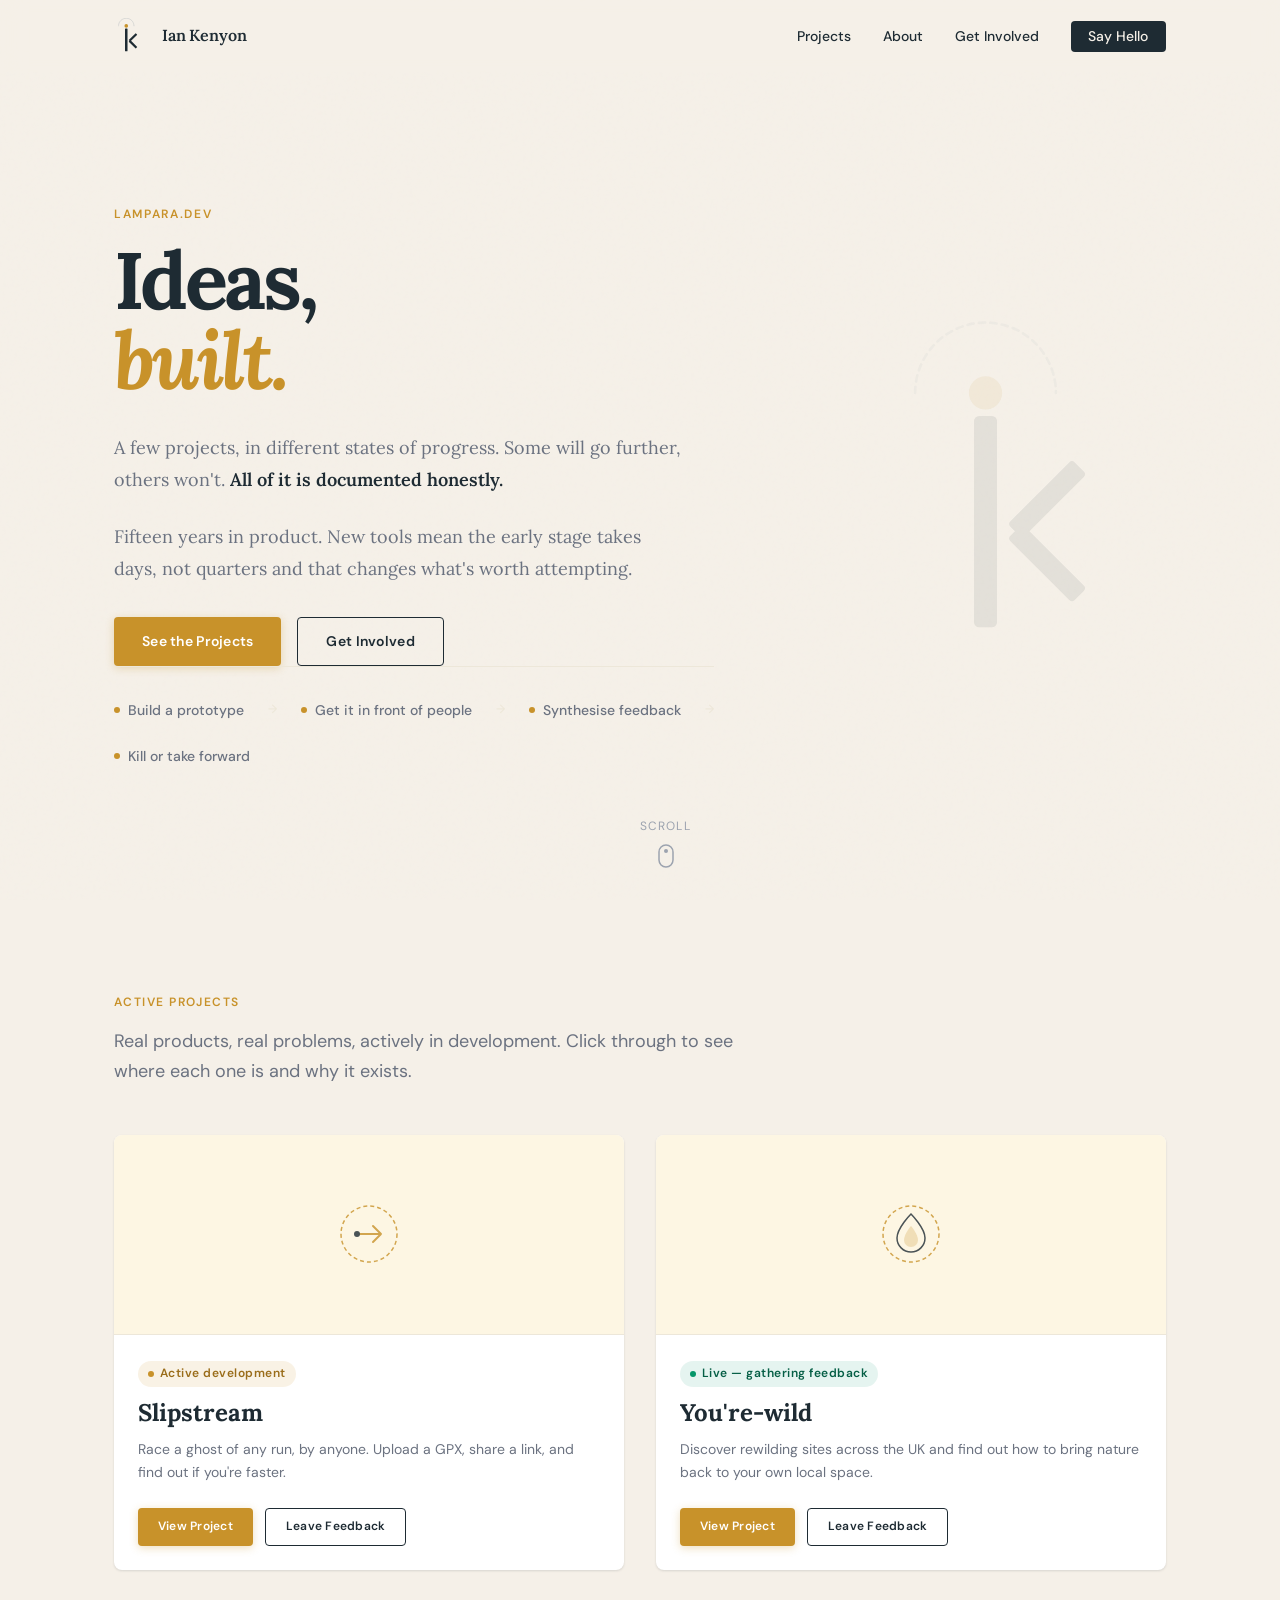
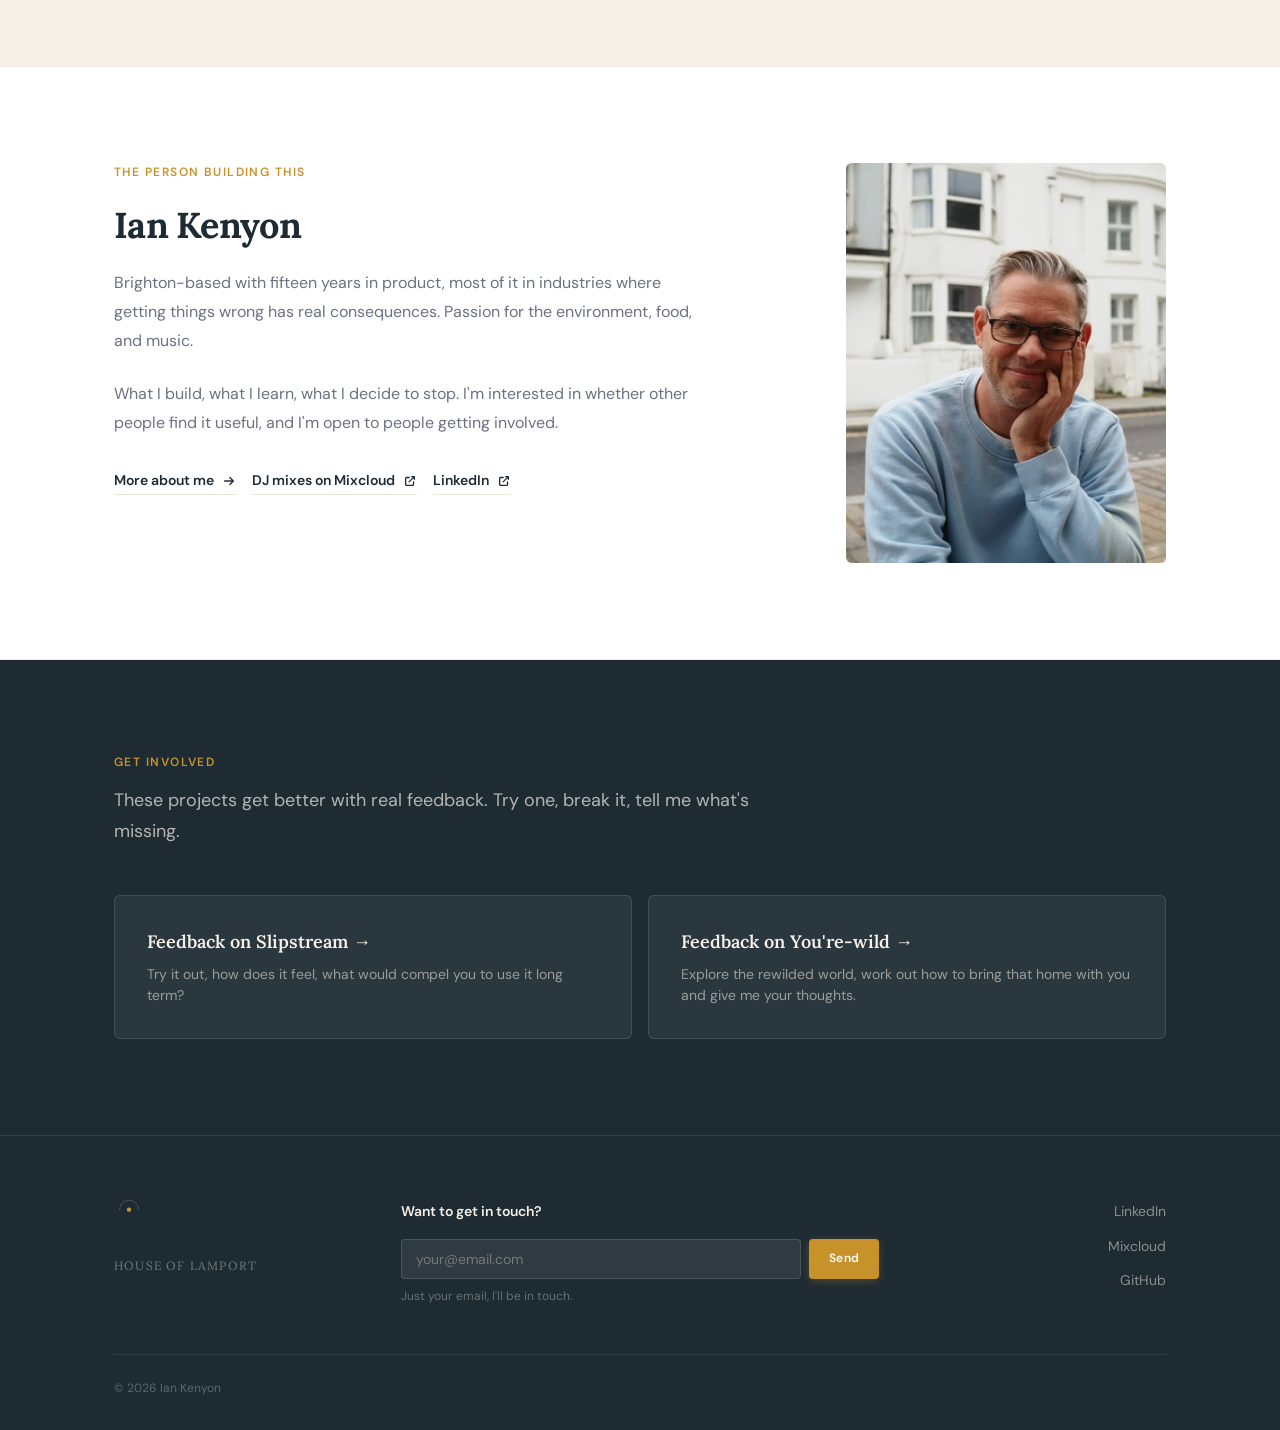
<file: index.html>
<!DOCTYPE html>
<html lang="en">
<head>
  <meta charset="UTF-8" />
  <meta name="viewport" content="width=device-width, initial-scale=1.0" />
  <meta name="description" content="lampara.dev — Ian Kenyon. Real ideas, built. Concept to prototype, tested and documented honestly." />
  <title>lampara.dev — Ian Kenyon</title>

  <!-- Fonts -->
  <link rel="preconnect" href="https://fonts.googleapis.com" />
  <link rel="preconnect" href="https://fonts.gstatic.com" crossorigin />
  <link href="https://fonts.googleapis.com/css2?family=Lora:ital,wght@0,400;0,600;0,700;1,400&family=DM+Sans:wght@300;400;500;600&display=swap" rel="stylesheet" />

  <link rel="stylesheet" href="css/style.css" />

  <!-- Favicon -->
  <link rel="icon" type="image/png" href="assets/logo/ik-logo.svg" />

  <!-- Theme colour (mobile browser chrome) -->
  <meta name="theme-color" content="#1E2B33" />

  <!-- Canonical URL -->
  <link rel="canonical" href="https://lampara.dev/" />

  <!-- Open Graph / social sharing -->
  <meta property="og:type"        content="website" />
  <meta property="og:url"         content="https://lampara.dev/" />
  <meta property="og:title"       content="lampara.dev — Ian Kenyon" />
  <meta property="og:description" content="Real ideas, built. Concept to prototype, tested and documented honestly." />
  <meta property="og:image"       content="https://lampara.dev/assets/og/og-default.png" />
  <meta name="twitter:card"       content="summary_large_image" />

  <style>
    /* ── Who's Behind This section ─────────────────────── */
      .who-inner {
        display: grid;
        grid-template-columns: 1fr 320px;
        gap: var(--space-16);
        align-items: stretch;
  }

    .who-label {
      font-family: var(--font-body);
      font-size: var(--text-xs);
      font-weight: 600;
      letter-spacing: 0.12em;
      text-transform: uppercase;
      color: var(--gold);
      margin-bottom: var(--space-6);
    }

    .who-heading {
      font-size: clamp(var(--text-2xl), 3.5vw, var(--text-4xl));
      font-weight: 700;
      letter-spacing: -0.02em;
      line-height: 1.1;
      margin-bottom: var(--space-6);
      color: var(--charcoal);
    }

    .who-body {
      font-size: var(--text-base);
      color: var(--muted);
      line-height: 1.8;
      margin-bottom: var(--space-6);
      max-width: 54ch;
    }

    .who-links {
      display: flex;
      flex-wrap: wrap;
      gap: var(--space-4);
      margin-top: var(--space-8);
    }

    .who-link {
      display: inline-flex;
      align-items: center;
      gap: var(--space-2);
      font-size: var(--text-sm);
      font-weight: 600;
      color: var(--charcoal);
      border-bottom: 1.5px solid var(--cream-dark);
      padding-bottom: 2px;
      transition: color var(--dur-fast) var(--ease), border-color var(--dur-fast) var(--ease);
    }
    .who-link:hover { color: var(--gold); border-color: var(--gold); }

    .who-photo {
      position: relative;
      overflow: hidden;
    }

    .who-photo-frame {
      width: 100%;
      aspect-ratio: 4/5;
      background: var(--cream-dark);
      border-radius: 6px;
      overflow: hidden;
      position: relative;
    }

    .who-photo-frame img {
      width: 100%;
      height: 100%;
      object-fit: cover;
      object-position: center 15%;
    }

    .who-photo-placeholder {
      width: 100%;
      height: 100%;
      display: flex;
      flex-direction: column;
      align-items: center;
      justify-content: center;
      gap: var(--space-3);
      background: var(--cream-dark);
    }

    .who-photo-placeholder span {
      font-size: var(--text-xs);
      font-weight: 600;
      letter-spacing: 0.08em;
      text-transform: uppercase;
      color: var(--muted-light);
    }

    .who-photo-accent {
      position: absolute;
      bottom: -12px;
      right: -12px;
      width: 80px;
      height: 80px;
      background: var(--gold);
      border-radius: 50%;
      opacity: 0.12;
      pointer-events: none;
    }

    /* ── Hero reframe ──────────────────────────────────── */
    .hero-site-label {
      font-family: var(--font-body);
      font-size: var(--text-xs);
      font-weight: 600;
      letter-spacing: 0.14em;
      text-transform: uppercase;
      color: var(--gold);
      margin-bottom: var(--space-4);
    }

    .hero-heading--site {
      font-size: clamp(var(--text-5xl), 8vw, var(--text-7xl));
      font-weight: 700;
      letter-spacing: -0.04em;
      line-height: 1.0;
      margin-bottom: var(--space-8);
      color: var(--charcoal);
    }

    .hero-statement--site {
      font-family: var(--font-display);
      font-size: clamp(var(--text-base), 2vw, var(--text-lg));
      color: var(--muted);
      line-height: 1.8;
      max-width: 52ch;
      margin-bottom: var(--space-6);
    }

    .hero-statement--site em {
      font-style: normal;
      color: var(--charcoal);
      font-weight: 600;
    }

    .hero-approach {
      display: flex;
      gap: var(--space-6);
      flex-wrap: wrap;
      margin-top: var(--space-10);
      padding-top: var(--space-8);
      border-top: 1px solid var(--cream-dark);
    }

    .approach-step {
      display: flex;
      align-items: center;
      gap: var(--space-2);
      font-size: var(--text-sm);
      color: var(--muted);
      font-weight: 500;
    }

    .approach-step::before {
      content: '';
      width: 6px;
      height: 6px;
      border-radius: 50%;
      background: var(--gold);
      flex-shrink: 0;
    }

    .approach-step:not(:last-child)::after {
      content: '→';
      margin-left: var(--space-4);
      color: var(--cream-dark);
      font-size: var(--text-xs);
    }

    /* Section: who background */
    .who-section {
      background: var(--white);
      border-top: 1px solid var(--cream-dark);
      border-bottom: 1px solid var(--cream-dark);
    }

    @media (max-width: 860px) {
      .who-inner {
        grid-template-columns: 1fr;
      }
      .who-photo {
        order: -1;
        max-width: 260px;
      }
    }

    @media (max-width: 640px) {
      .hero-approach {
        flex-direction: column;
        gap: var(--space-3);
      }
      .approach-step::after { display: none; }
    }
  </style>
</head>
<body>

  <!-- ═══════════════════════════════════════════
       NAVIGATION
  ═══════════════════════════════════════════ -->
  <header class="site-header" id="site-header">
    <nav class="nav-inner" aria-label="Main navigation">
      <a href="#top" class="nav-logo" aria-label="lampara.dev — home">
        <img src="assets/logo/ik-logo.svg" alt="IK logo" class="logo-img" />
        <span class="nav-logo-text">Ian Kenyon</span>
      </a>

      <button class="nav-toggle" id="nav-toggle" aria-label="Open menu" aria-expanded="false">
        <span></span><span></span><span></span>
      </button>

      <ul class="nav-links" id="nav-links" role="list">
        <li><a href="#projects" class="nav-link">Projects</a></li>
        <li><a href="#who" class="nav-link">About</a></li>
        <li><a href="#get-involved" class="nav-link">Get Involved</a></li>
        <li><a href="#contact" class="nav-link nav-link--cta">Say Hello</a></li>
      </ul>
    </nav>
  </header>

  <main id="top">

    <!-- ═══════════════════════════════════════════
         HERO — site purpose first
    ═══════════════════════════════════════════ -->
    <section class="hero" aria-labelledby="hero-heading">
      <div class="hero-inner">
        <div class="hero-content">
          <p class="hero-site-label animate-in" style="--delay: 0.1s">lampara.dev</p>
          <h1 class="hero-heading--site animate-in" id="hero-heading" style="--delay: 0.2s">
            Ideas,<br /><em style="font-style:italic; color: var(--gold);">built.</em>
          </h1>
          <p class="hero-statement--site animate-in" style="--delay: 0.4s">
            A few projects, in different states of progress. Some will go further, others won't.
            <em>All of it is documented honestly.</em>
          </p>
          <p class="hero-statement--site animate-in" style="--delay: 0.55s">
              Fifteen years in product. New tools mean the early stage takes days, not quarters and that changes what's worth attempting.          </p>
          <div class="hero-actions animate-in" style="--delay: 0.7s">
            <a href="#projects" class="btn btn--primary">See the Projects</a>
            <a href="#get-involved" class="btn btn--ghost">Get Involved</a>
          </div>
          <div class="hero-approach animate-in" style="--delay: 0.9s" aria-label="Process: build, test, synthesise, decide">
            <span class="approach-step">Build a prototype</span>
            <span class="approach-step">Get it in front of people</span>
            <span class="approach-step">Synthesise feedback</span>
            <span class="approach-step">Kill or take forward</span>
          </div>
        </div>

        <div class="hero-mark animate-in" style="--delay: 0.5s" aria-hidden="true">
          <svg viewBox="0 0 200 260" fill="none" xmlns="http://www.w3.org/2000/svg" opacity="0.08">
            <g transform="translate(80, 165)">
              <rect fill="#1E2B33" x="-30" y="-90" width="18" height="165" rx="4"/>
              <rect fill="#1E2B33" x="2" y="-8" width="71" height="16" rx="3" transform="rotate(-45, 2, 0)"/>
              <rect fill="#1E2B33" x="2" y="-8" width="71" height="16" rx="3" transform="rotate(45, 2, 0)"/>
              <circle cx="-21" cy="-108" r="13" fill="#C8922A" opacity="1.5"/>
              <path d="M -76 -108 A 55 55 0 0 1 34 -108" fill="none" stroke="#9CA3AF" stroke-width="2" stroke-dasharray="5 4" stroke-linecap="round"/>
            </g>
          </svg>
        </div>
      </div>

      <div class="hero-scroll-hint animate-in" style="--delay: 1.1s" aria-hidden="true">
        <span>Scroll</span>
        <svg width="16" height="24" viewBox="0 0 16 24" fill="none">
          <rect x="1" y="1" width="14" height="22" rx="7" stroke="currentColor" stroke-width="1.5"/>
          <circle class="scroll-dot" cx="8" cy="7" r="2" fill="currentColor"/>
        </svg>
      </div>
    </section>

    <!-- ═══════════════════════════════════════════
         PROJECTS
    ═══════════════════════════════════════════ -->
    <section class="projects section" id="projects" aria-labelledby="projects-heading">
      <div class="container">
        <h2 class="section-label" id="projects-heading">Active Projects</h2>
        <p class="section-intro">Real products, real problems, actively in development. Click through to see where each one is and why it exists.</p>

        <div class="projects-grid">

          <!-- Slipstream -->
          <article class="project-card reveal" aria-labelledby="card-slipstream">
            <a href="slipstream.html" class="project-card-link" tabindex="-1" aria-hidden="true"></a>
            <div class="project-card-image">
              <div class="project-card-image-placeholder" aria-hidden="true">
                <svg viewBox="0 0 80 80" fill="none" xmlns="http://www.w3.org/2000/svg">
                  <circle cx="40" cy="40" r="28" stroke="#C8922A" stroke-width="1.5" stroke-dasharray="4 3"/>
                  <path d="M28 40 L52 40 M44 32 L52 40 L44 48" stroke="#C8922A" stroke-width="2" stroke-linecap="round" stroke-linejoin="round"/>
                  <circle cx="28" cy="40" r="3" fill="#1E2B33"/>
                </svg>
              </div>
            </div>
            <div class="project-card-body">
              <div class="project-card-meta">
                <span class="status-badge status-badge--active">Active development</span>
              </div>
              <h3 class="project-card-title" id="card-slipstream">
                <a href="slipstream.html">Slipstream</a>
              </h3>
              <p class="project-card-desc">Race a ghost of any run, by anyone. Upload a GPX, share a link, and find out if you're faster.</p>
              <div class="project-card-actions">
                <a href="slipstream.html" class="btn btn--primary btn--sm">View Project</a>
                <a href="slipstream.html#feedback" class="btn btn--ghost btn--sm">Leave Feedback</a>
              </div>
            </div>
          </article>

          <!-- You're-wild -->
          <article class="project-card reveal" aria-labelledby="card-rewild">
            <a href="youre-wild.html" class="project-card-link" tabindex="-1" aria-hidden="true"></a>
            <div class="project-card-image">
              <div class="project-card-image-placeholder" aria-hidden="true">
                <svg viewBox="0 0 80 80" fill="none" xmlns="http://www.w3.org/2000/svg">
                  <circle cx="40" cy="40" r="28" stroke="#C8922A" stroke-width="1.5" stroke-dasharray="4 3"/>
                  <path d="M40 20 C40 20 26 34 26 44 a14 14 0 0 0 28 0 C54 34 40 20 40 20z" stroke="#1E2B33" stroke-width="1.5" fill="none"/>
                  <path d="M40 32 C40 32 33 40 33 46 a7 7 0 0 0 14 0 C47 40 40 32 40 32z" fill="#C8922A" opacity="0.3"/>
                </svg>
              </div>
            </div>
            <div class="project-card-body">
              <div class="project-card-meta">
                <span class="status-badge status-badge--live">Live — gathering feedback</span>
              </div>
              <h3 class="project-card-title" id="card-rewild">
                <a href="youre-wild.html">You're-wild</a>
              </h3>
              <p class="project-card-desc">Discover rewilding sites across the UK and find out how to bring nature back to your own local space.</p>
              <div class="project-card-actions">
                <a href="youre-wild.html" class="btn btn--primary btn--sm">View Project</a>
                <a href="youre-wild.html#feedback" class="btn btn--ghost btn--sm">Leave Feedback</a>
              </div>
            </div>
          </article>

        </div>
      </div>
    </section>

    <!-- ═══════════════════════════════════════════
         WHO'S BEHIND THIS
    ═══════════════════════════════════════════ -->
    <section class="who-section section" id="who" aria-labelledby="who-heading">
      <div class="container">
        <div class="who-inner">

          <div class="who-text reveal">
            <p class="who-label">The person building this</p>
            <h2 class="who-heading" id="who-heading">Ian Kenyon</h2>
            <p class="who-body">
              Brighton-based with fifteen years in product, most of it in industries where getting things wrong has real consequences. Passion for the environment, food, and music.
            </p>
            <p class="who-body">
            What I build, what I learn, what I decide to stop. I'm interested in whether other people find it useful, and I'm open to people getting involved.
            </p>
            <div class="who-links">
              <a href="about.html" class="who-link">
                More about me
                <svg width="14" height="14" viewBox="0 0 16 16" fill="none" aria-hidden="true">
                  <path d="M3 8h10M9 4l4 4-4 4" stroke="currentColor" stroke-width="1.5" stroke-linecap="round" stroke-linejoin="round"/>
                </svg>
              </a>
              <a href="https://www.mixcloud.com/Ianken/" class="who-link" target="_blank" rel="noopener noreferrer" aria-label="DJ mixes on Mixcloud (opens in new tab)">
                DJ mixes on Mixcloud
                <svg width="14" height="14" viewBox="0 0 16 16" fill="none" aria-hidden="true">
                  <path d="M10 3h3v3M13 3l-6 6M7 4H4a1 1 0 00-1 1v7a1 1 0 001 1h7a1 1 0 001-1V9" stroke="currentColor" stroke-width="1.5" stroke-linecap="round" stroke-linejoin="round"/>
                </svg>
              </a>
              <a href="https://www.linkedin.com/in/ian-j-kenyon/" class="who-link" target="_blank" rel="noopener noreferrer" aria-label="LinkedIn profile (opens in new tab)">
                LinkedIn
                <svg width="14" height="14" viewBox="0 0 16 16" fill="none" aria-hidden="true">
                  <path d="M10 3h3v3M13 3l-6 6M7 4H4a1 1 0 00-1 1v7a1 1 0 001 1h7a1 1 0 001-1V9" stroke="currentColor" stroke-width="1.5" stroke-linecap="round" stroke-linejoin="round"/>
                </svg>
              </a>
            </div>
          </div>

          <div class="who-photo reveal">
            <div class="who-photo-frame">
              <img src="assets/images/ian.jpg" alt="Ian Kenyon in Brighton" />
            </div>
            <div class="who-photo-accent" aria-hidden="true"></div>
          </div>

        </div>
      </div>
    </section>

    <!-- ═══════════════════════════════════════════
         GET INVOLVED
    ═══════════════════════════════════════════ -->
    <section class="get-involved section" id="get-involved" aria-labelledby="get-involved-heading">
      <div class="container">
        <h2 class="section-label" id="get-involved-heading">Get Involved</h2>
        <p class="section-intro">
          These projects get better with real feedback. Try one, break it, tell me what's missing.
        </p>
        <div class="get-involved-cards">
          <a href="slipstream.html#feedback" class="involve-card reveal">
            <span class="involve-card-title">Feedback on Slipstream →</span>
            <span class="involve-card-sub">Try it out, how does it feel, what would compel you to use it long term?</span>
          </a>
          <a href="youre-wild.html#feedback" class="involve-card reveal">
            <span class="involve-card-title">Feedback on You're-wild →</span>
            <span class="involve-card-sub">Explore the rewilded world, work out how to bring that home with you and give me your thoughts.</span>
          </a>
        </div>
      </div>
    </section>

  </main>

  <!-- ═══════════════════════════════════════════
       FOOTER
  ═══════════════════════════════════════════ -->
  <footer class="site-footer" id="contact">
    <div class="container">
      <div class="footer-inner">
        <div class="footer-brand">
          <img src="assets/logo/ik-logo.svg" alt="IK logo" class="footer-logo" />
          <p class="footer-hol">House of Lamport</p>
        </div>

        <div class="footer-contact">
          <p class="footer-contact-label">Want to get in touch?</p>
          <form class="footer-form" id="footer-contact-form" action="https://formspree.io/f/xdawyerw" method="POST">
            <div class="footer-form-row">
              <input
                type="email"
                name="email"
                id="footer-email"
                class="footer-input"
                placeholder="your@email.com"
                required
                aria-label="Your email address"
              />
              <button type="submit" class="btn btn--primary btn--sm">Send</button>
            </div>
            <p class="footer-form-note">Just your email, I'll be in touch.</p>
            <div class="footer-form-success" id="footer-success" role="status" aria-live="polite" hidden>Thanks, I'll be in touch.</div>
            <div class="footer-form-error" id="footer-error" role="status" aria-live="polite" hidden>Something went wrong. Try emailing me directly.</div>
          </form>
        </div>

        <div class="footer-links">
          <a href="https://www.linkedin.com/in/ian-j-kenyon/" class="footer-link" target="_blank" rel="noopener noreferrer">LinkedIn</a>
          <a href="https://www.mixcloud.com/" class="footer-link" target="_blank" rel="noopener noreferrer">Mixcloud</a>
          <a href="https://github.com/houseoflamport" class="footer-link" target="_blank" rel="noopener noreferrer">GitHub</a>
        </div>
      </div>

      <div class="footer-base">
        <p>© 2026 Ian Kenyon</p>
      </div>
    </div>
  </footer>

  <script src="js/main.js"></script>
  <script src="js/forms.js"></script>
</body>
</html>
</file>
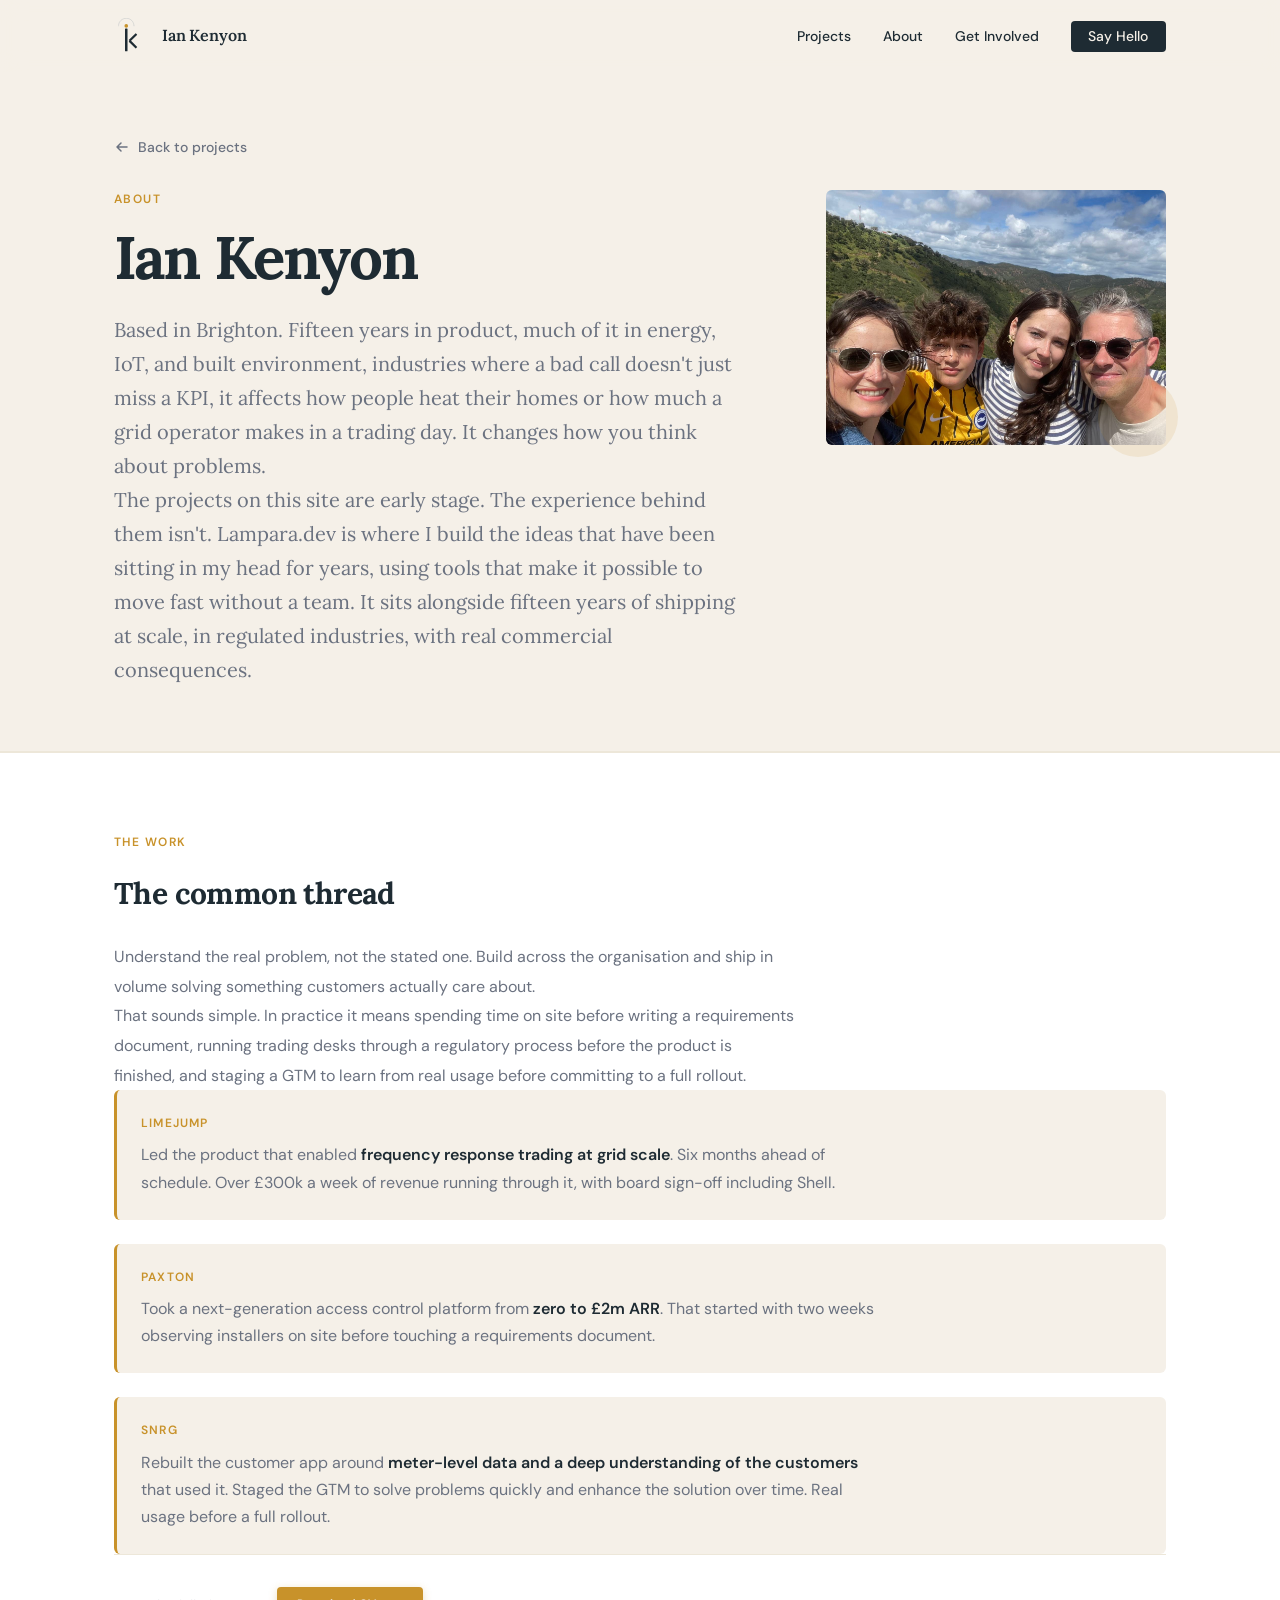
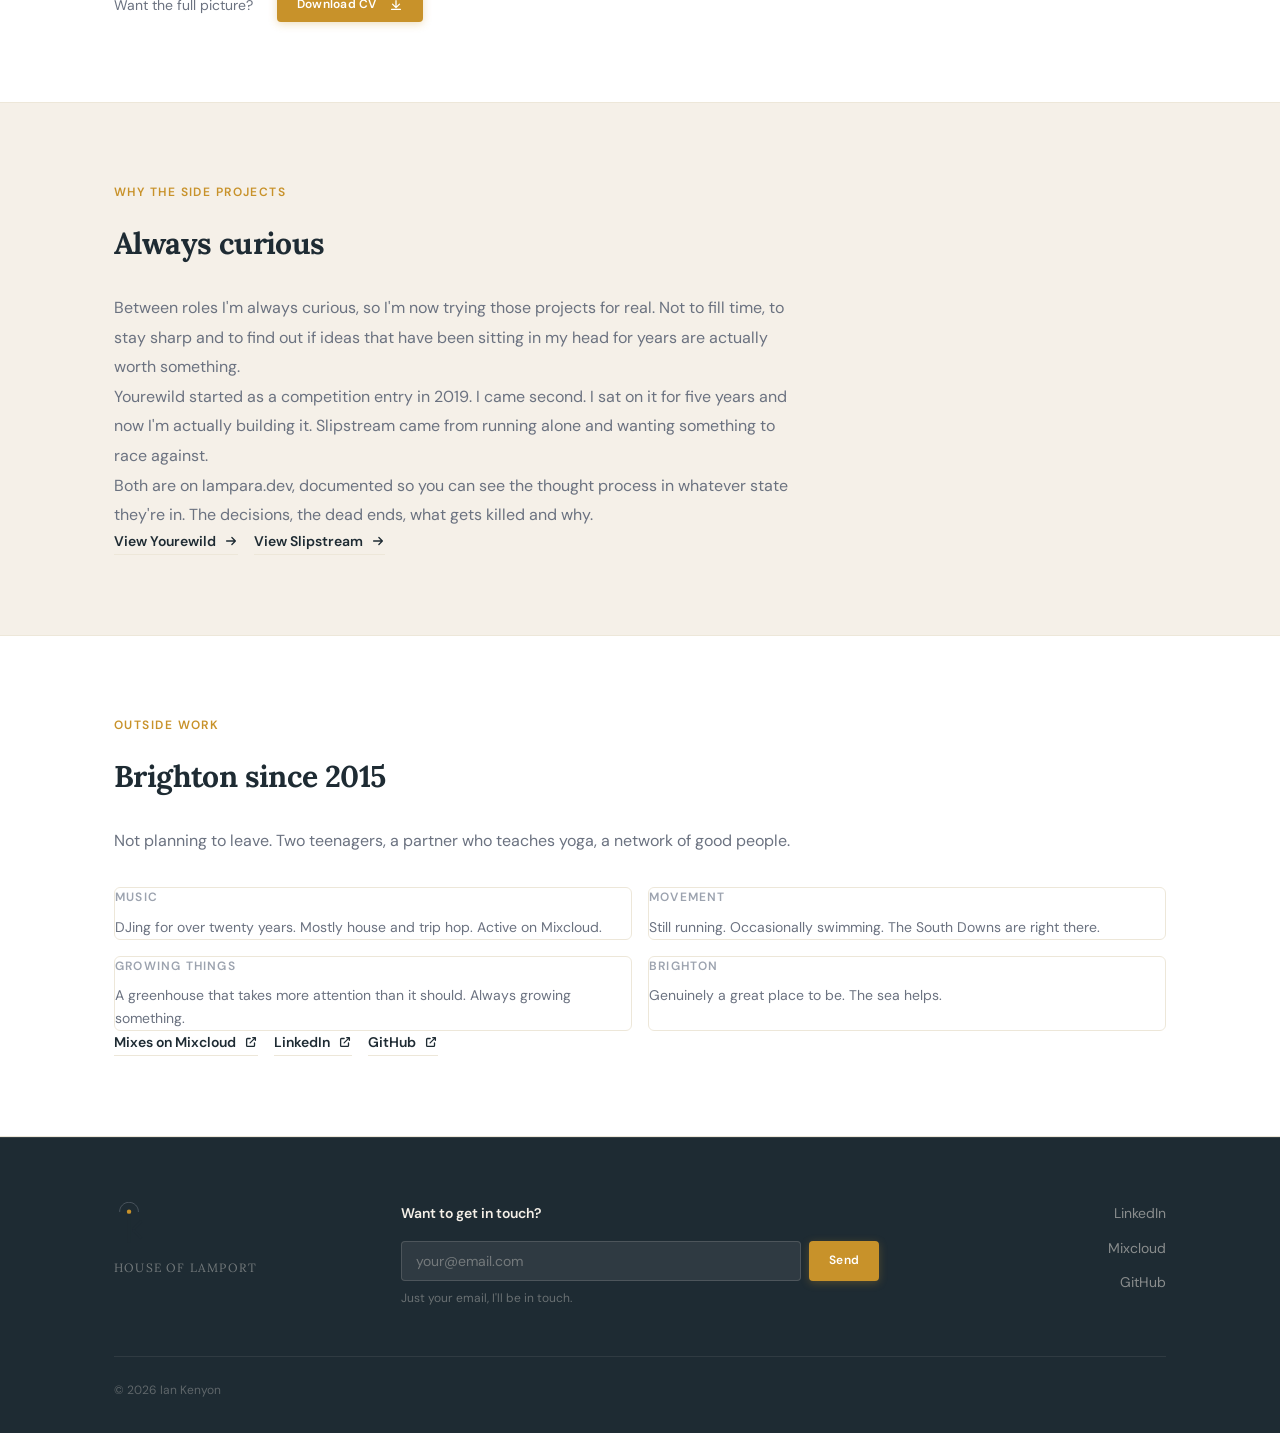
<file: about.html>
<!DOCTYPE html>
<html lang="en">
<head>
  <meta charset="UTF-8" />
  <meta name="viewport" content="width=device-width, initial-scale=1.0" />
  <meta name="description" content="About Ian Kenyon — fifteen years in product, energy, IoT, and built environment. Brighton-based. Building lampara.dev." />
  <title>About - Ian Kenyon</title>

  <!-- Fonts -->
  <link rel="preconnect" href="https://fonts.googleapis.com" />
  <link rel="preconnect" href="https://fonts.gstatic.com" crossorigin />
  <link href="https://fonts.googleapis.com/css2?family=Lora:ital,wght@0,400;0,600;0,700;1,400&family=DM+Sans:wght@300;400;500;600&display=swap" rel="stylesheet" />

  <link rel="stylesheet" href="css/style.css" />

  <!-- Favicon -->
  <link rel="icon" type="image/png" href="assets/logo/ik-logo.svg" />

  <!-- Theme colour -->
  <meta name="theme-color" content="#1E2B33" />

  <!-- Canonical -->
  <link rel="canonical" href="https://lampara.dev/about.html" />

  <!-- Open Graph -->
  <meta property="og:type"        content="website" />
  <meta property="og:url"         content="https://lampara.dev/about.html" />
  <meta property="og:title"       content="About - Ian Kenyon" />
  <meta property="og:description" content="Fifteen years in product, much of it in energy, IoT, and built environment. Brighton-based." />
  <meta property="og:image"       content="https://lampara.dev/assets/og/og-default.png" />
  <meta name="twitter:card"       content="summary_large_image" />

  <style>
    /* ── About hero ─────────────────────────────────────── */
    .about-hero {
      padding-top: calc(var(--nav-h) + var(--space-16));
      padding-bottom: var(--space-16);
      background: var(--cream);
      border-bottom: 1px solid var(--cream-dark);
    }

    .about-hero-inner {
      display: grid;
      grid-template-columns: 1fr 340px;
      gap: var(--space-16);
      align-items: start;
    }

    .about-back {
      display: inline-flex;
      align-items: center;
      gap: var(--space-2);
      font-size: var(--text-sm);
      font-weight: 500;
      color: var(--muted);
      margin-bottom: var(--space-8);
      transition: color var(--dur-fast) var(--ease);
    }
    .about-back:hover { color: var(--gold); }

    .about-label {
      font-family: var(--font-body);
      font-size: var(--text-xs);
      font-weight: 600;
      letter-spacing: 0.12em;
      text-transform: uppercase;
      color: var(--gold);
      margin-bottom: var(--space-4);
    }

    .about-heading {
      font-size: clamp(var(--text-4xl), 6vw, var(--text-6xl));
      font-weight: 700;
      letter-spacing: -0.03em;
      line-height: 1.05;
      margin-bottom: var(--space-6);
      color: var(--charcoal);
    }

    .about-intro {
      font-family: var(--font-display);
      font-size: clamp(var(--text-lg), 2vw, var(--text-xl));
      color: var(--muted);
      line-height: 1.7;
      max-width: 52ch;
    }

    /* Photo */
    .about-photo-frame {
      width: 100%;
      aspect-ratio: 4/3;
      background: var(--cream-dark);
      border-radius: 6px;
      overflow: hidden;
      position: relative;
    }

    .about-photo-frame img {
      width: 100%;
      height: 100%;
      object-fit: cover;
      object-position: left 2%;
    }

    .about-photo-accent {
      position: absolute;
      bottom: -12px;
      right: -12px;
      width: 80px;
      height: 80px;
      background: var(--gold);
      border-radius: 50%;
      opacity: 0.12;
      pointer-events: none;
    }

    /* ── About sections ─────────────────────────────────── */
    .about-section {
      padding-block: var(--space-20);
    }

    .about-section--alt {
      background: var(--white);
      border-top: 1px solid var(--cream-dark);
      border-bottom: 1px solid var(--cream-dark);
    }

    .about-section-label {
      font-family: var(--font-body);
      font-size: var(--text-xs);
      font-weight: 600;
      letter-spacing: 0.12em;
      text-transform: uppercase;
      color: var(--gold);
      margin-bottom: var(--space-6);
    }

    .about-section-title {
      font-family: var(--font-display);
      font-size: var(--text-3xl);
      font-weight: 700;
      color: var(--charcoal);
      margin-bottom: var(--space-8);
      letter-spacing: -0.02em;
    }

    .about-prose {
      max-width: 680px;
    }

    .about-prose p {
      font-size: var(--text-base);
      color: var(--muted);
      line-height: 1.85;
      margin-bottom: var(--space-5);
    }

    .about-prose p:last-child {
      margin-bottom: 0;
    }

    /* Proof points */
    .proof-points {
      display: flex;
      flex-direction: column;
      gap: var(--space-6);
      margin-top: var(--space-10);
    }

    .proof-point {
      padding: var(--space-6);
      background: var(--cream);
      border-radius: 6px;
      border-left: 3px solid var(--gold);
    }

    .proof-point-company {
      font-size: var(--text-xs);
      font-weight: 600;
      letter-spacing: 0.1em;
      text-transform: uppercase;
      color: var(--gold);
      margin-bottom: var(--space-2);
    }

    .proof-point-text {
      font-size: var(--text-base);
      color: var(--muted);
      line-height: 1.7;
    }

    .proof-point-text strong {
      color: var(--charcoal);
      font-weight: 600;
    }

    /* CV link section */
    .about-cv {
      margin-top: var(--space-10);
      padding-top: var(--space-8);
      border-top: 1px solid var(--cream-dark);
      display: flex;
      align-items: center;
      gap: var(--space-6);
      flex-wrap: wrap;
    }

    .about-cv-text {
      font-size: var(--text-sm);
      color: var(--muted);
    }

    /* Links row */
    .about-links {
      display: flex;
      flex-wrap: wrap;
      gap: var(--space-4);
      margin-top: var(--space-10);
    }

    .about-link {
      display: inline-flex;
      align-items: center;
      gap: var(--space-2);
      font-size: var(--text-sm);
      font-weight: 600;
      color: var(--charcoal);
      border-bottom: 1.5px solid var(--cream-dark);
      padding-bottom: 2px;
      transition: color var(--dur-fast) var(--ease), border-color var(--dur-fast) var(--ease);
    }
    .about-link:hover { color: var(--gold); border-color: var(--gold); }

    /* Outside work grid */
    .outside-grid {
      display: grid;
      grid-template-columns: repeat(2, 1fr);
      gap: var(--space-4);
      margin-top: var(--space-8);
    }

    .outside-item {
      padding: var(--space-5);
      background: var(--white);
      border-radius: 6px;
      border: 1px solid var(--cream-dark);
    }

    .outside-item-label {
      font-size: var(--text-xs);
      font-weight: 600;
      letter-spacing: 0.1em;
      text-transform: uppercase;
      color: var(--muted-light);
      margin-bottom: var(--space-2);
    }

    .outside-item-text {
      font-size: var(--text-sm);
      color: var(--muted);
      line-height: 1.65;
    }

    /* ── Responsive ─────────────────────────────────────── */
    @media (max-width: 900px) {
      .about-hero-inner {
        grid-template-columns: 1fr;
      }
      .about-photo {
        order: -1;
        max-width: 280px;
      }
      .outside-grid {
        grid-template-columns: 1fr;
      }
    }

    @media (max-width: 640px) {
      .about-hero {
        padding-top: calc(var(--nav-h) + var(--space-8));
      }
      .about-cv {
        flex-direction: column;
        align-items: flex-start;
      }
    }
  </style>
</head>
<body>

  <!-- ═══════════════════════════════════════════
       NAVIGATION
  ═══════════════════════════════════════════ -->
  <header class="site-header" id="site-header">
    <nav class="nav-inner" aria-label="Main navigation">
      <a href="index.html" class="nav-logo" aria-label="lampara.dev - home">
        <img src="assets/logo/ik-logo.svg" alt="IK logo" class="logo-img" />
        <span class="nav-logo-text">Ian Kenyon</span>
      </a>

      <button class="nav-toggle" id="nav-toggle" aria-label="Open menu" aria-expanded="false">
        <span></span><span></span><span></span>
      </button>

      <ul class="nav-links" id="nav-links" role="list">
        <li><a href="index.html#projects" class="nav-link">Projects</a></li>
        <li><a href="about.html" class="nav-link is-active">About</a></li>
        <li><a href="index.html#get-involved" class="nav-link">Get Involved</a></li>
        <li><a href="index.html#contact" class="nav-link nav-link--cta">Say Hello</a></li>
      </ul>
    </nav>
  </header>

  <main id="top">

    <!-- ═══════════════════════════════════════════
         HERO
    ═══════════════════════════════════════════ -->
    <section class="about-hero" aria-labelledby="about-heading">
      <div class="container">
        <a href="index.html" class="about-back animate-in" style="--delay: 0.1s">
          <svg width="16" height="16" viewBox="0 0 16 16" fill="none" aria-hidden="true">
            <path d="M13 8H3M7 4L3 8l4 4" stroke="currentColor" stroke-width="1.5" stroke-linecap="round" stroke-linejoin="round"/>
          </svg>
          Back to projects
        </a>

        <div class="about-hero-inner">
          <div class="about-text">
            <p class="about-label animate-in" style="--delay: 0.15s">About</p>
            <h1 class="about-heading animate-in" id="about-heading" style="--delay: 0.2s">Ian Kenyon</h1>
            <p class="about-intro animate-in" style="--delay: 0.35s">
              Based in Brighton. Fifteen years in product, much of it in energy, IoT, and built environment, industries where a bad call doesn't just miss a KPI, it affects how people heat their homes or how much a grid operator makes in a trading day. It changes how you think about problems.
            </p>
            <p class="about-intro animate-in" style="--delay: 0.5s">
              The projects on this site are early stage. The experience behind them isn't. Lampara.dev is where I build the ideas that have been sitting in my head for years, using tools that make it possible to move fast without a team. It sits alongside fifteen years of shipping at scale, in regulated industries, with real commercial consequences.
            </p>
          </div>

          <div class="about-photo reveal">
            <div class="about-photo-frame">
              <img src="assets/images/ian-about.jpg" alt="Ian Kenyon and family in Portugal" />
            </div>
            <div class="about-photo-accent" aria-hidden="true"></div>
          </div>
        </div>
      </div>
    </section>

    <!-- ═══════════════════════════════════════════
         THE WORK
    ═══════════════════════════════════════════ -->
    <section class="about-section about-section--alt" aria-labelledby="work-heading">
      <div class="container">
        <p class="about-section-label">The work</p>
        <h2 class="about-section-title" id="work-heading">The common thread</h2>

        <div class="about-prose reveal">
          <p>
            Understand the real problem, not the stated one. Build across the organisation and ship in volume solving something customers actually care about.
          </p>
          <p>
            That sounds simple. In practice it means spending time on site before writing a requirements document, running trading desks through a regulatory process before the product is finished, and staging a GTM to learn from real usage before committing to a full rollout.
          </p>
        </div>

        <div class="proof-points reveal">

          <div class="proof-point">
            <p class="proof-point-company">Limejump</p>
            <p class="proof-point-text">
              Led the product that enabled <strong>frequency response trading at grid scale</strong>. Six months ahead of schedule. Over £300k a week of revenue running through it, with board sign-off including Shell.
            </p>
          </div>

          <div class="proof-point">
            <p class="proof-point-company">Paxton</p>
            <p class="proof-point-text">
              Took a next-generation access control platform from <strong>zero to £2m ARR</strong>. That started with two weeks observing installers on site before touching a requirements document.
            </p>
          </div>

          <div class="proof-point">
            <p class="proof-point-company">SNRG</p>
            <p class="proof-point-text">
              Rebuilt the customer app around <strong>meter-level data and a deep understanding of the customers</strong> that used it. Staged the GTM to solve problems quickly and enhance the solution over time. Real usage before a full rollout.
            </p>
          </div>

        </div>

        <div class="about-cv reveal">
          <p class="about-cv-text">Want the full picture?</p>
          <a href="assets/cv/ian-kenyon-cv.pdf" class="btn btn--primary btn--sm" target="_blank" rel="noopener noreferrer">
            Download CV
            <svg width="14" height="14" viewBox="0 0 16 16" fill="none" aria-hidden="true" style="margin-left: 4px">
              <path d="M8 3v7M4 7l4 4 4-4M3 13h10" stroke="currentColor" stroke-width="1.5" stroke-linecap="round" stroke-linejoin="round"/>
            </svg>
          </a>
        </div>

      </div>
    </section>

    <!-- ═══════════════════════════════════════════
         WHY THE SIDE PROJECTS
    ═══════════════════════════════════════════ -->
    <section class="about-section" aria-labelledby="projects-heading">
      <div class="container">
        <p class="about-section-label">Why the side projects</p>
        <h2 class="about-section-title" id="projects-heading">Always curious</h2>

        <div class="about-prose reveal">
          <p>
            Between roles I'm always curious, so I'm now trying those projects for real. Not to fill time, to stay sharp and to find out if ideas that have been sitting in my head for years are actually worth something.
          </p>
          <p>
            Yourewild started as a competition entry in 2019. I came second. I sat on it for five years and now I'm actually building it. Slipstream came from running alone and wanting something to race against.
          </p>
          <p>
            Both are on lampara.dev, documented so you can see the thought process in whatever state they're in. The decisions, the dead ends, what gets killed and why.
          </p>
        </div>

        <div class="about-links reveal">
          <a href="youre-wild.html" class="about-link">
            View Yourewild
            <svg width="14" height="14" viewBox="0 0 16 16" fill="none" aria-hidden="true">
              <path d="M3 8h10M9 4l4 4-4 4" stroke="currentColor" stroke-width="1.5" stroke-linecap="round" stroke-linejoin="round"/>
            </svg>
          </a>
          <a href="slipstream.html" class="about-link">
            View Slipstream
            <svg width="14" height="14" viewBox="0 0 16 16" fill="none" aria-hidden="true">
              <path d="M3 8h10M9 4l4 4-4 4" stroke="currentColor" stroke-width="1.5" stroke-linecap="round" stroke-linejoin="round"/>
            </svg>
          </a>
        </div>

      </div>
    </section>

    <!-- ═══════════════════════════════════════════
         OUTSIDE WORK
    ═══════════════════════════════════════════ -->
    <section class="about-section about-section--alt" aria-labelledby="outside-heading">
      <div class="container">
        <p class="about-section-label">Outside work</p>
        <h2 class="about-section-title" id="outside-heading">Brighton since 2015</h2>

        <div class="about-prose reveal">
          <p>Not planning to leave. Two teenagers, a partner who teaches yoga, a network of good people.</p>
        </div>

        <div class="outside-grid reveal">

          <div class="outside-item">
            <p class="outside-item-label">Music</p>
            <p class="outside-item-text">DJing for over twenty years. Mostly house and trip hop. Active on Mixcloud.</p>
          </div>

          <div class="outside-item">
            <p class="outside-item-label">Movement</p>
            <p class="outside-item-text">Still running. Occasionally swimming. The South Downs are right there.</p>
          </div>

          <div class="outside-item">
            <p class="outside-item-label">Growing things</p>
            <p class="outside-item-text">A greenhouse that takes more attention than it should. Always growing something.</p>
          </div>

          <div class="outside-item">
            <p class="outside-item-label">Brighton</p>
            <p class="outside-item-text">Genuinely a great place to be. The sea helps.</p>
          </div>

        </div>

        <div class="about-links reveal">
          <a href="https://www.mixcloud.com/Ianken/" class="about-link" target="_blank" rel="noopener noreferrer" aria-label="DJ mixes on Mixcloud (opens in new tab)">
            Mixes on Mixcloud
            <svg width="14" height="14" viewBox="0 0 16 16" fill="none" aria-hidden="true">
              <path d="M10 3h3v3M13 3l-6 6M7 4H4a1 1 0 00-1 1v7a1 1 0 001 1h7a1 1 0 001-1V9" stroke="currentColor" stroke-width="1.5" stroke-linecap="round" stroke-linejoin="round"/>
            </svg>
          </a>
          <a href="https://www.linkedin.com/in/ian-j-kenyon/" class="about-link" target="_blank" rel="noopener noreferrer" aria-label="LinkedIn profile (opens in new tab)">
            LinkedIn
            <svg width="14" height="14" viewBox="0 0 16 16" fill="none" aria-hidden="true">
              <path d="M10 3h3v3M13 3l-6 6M7 4H4a1 1 0 00-1 1v7a1 1 0 001 1h7a1 1 0 001-1V9" stroke="currentColor" stroke-width="1.5" stroke-linecap="round" stroke-linejoin="round"/>
            </svg>
          </a>
          <a href="https://github.com/houseoflamport" class="about-link" target="_blank" rel="noopener noreferrer" aria-label="GitHub (opens in new tab)">
            GitHub
            <svg width="14" height="14" viewBox="0 0 16 16" fill="none" aria-hidden="true">
              <path d="M10 3h3v3M13 3l-6 6M7 4H4a1 1 0 00-1 1v7a1 1 0 001 1h7a1 1 0 001-1V9" stroke="currentColor" stroke-width="1.5" stroke-linecap="round" stroke-linejoin="round"/>
            </svg>
          </a>
        </div>

      </div>
    </section>

  </main>

  <!-- ═══════════════════════════════════════════
       FOOTER
  ═══════════════════════════════════════════ -->
  <footer class="site-footer" id="contact">
    <div class="container">
      <div class="footer-inner">
        <div class="footer-brand">
          <img src="assets/logo/ik-logo.svg" alt="IK logo" class="footer-logo" />
          <p class="footer-hol">House of Lamport</p>
        </div>

        <div class="footer-contact">
          <p class="footer-contact-label">Want to get in touch?</p>
          <form class="footer-form" id="footer-contact-form" action="https://formspree.io/f/xdawyerw" method="POST">
            <div class="footer-form-row">
              <input
                type="email"
                name="email"
                id="footer-email"
                class="footer-input"
                placeholder="your@email.com"
                required
                aria-label="Your email address"
              />
              <button type="submit" class="btn btn--primary btn--sm">Send</button>
            </div>
            <p class="footer-form-note">Just your email, I'll be in touch.</p>
            <div class="footer-form-success" id="footer-success" role="status" aria-live="polite" hidden>Thanks, I'll be in touch.</div>
            <div class="footer-form-error" id="footer-error" role="status" aria-live="polite" hidden>Something went wrong. Try emailing me directly.</div>
          </form>
        </div>

        <div class="footer-links">
          <a href="https://www.linkedin.com/in/ian-j-kenyon/" class="footer-link" target="_blank" rel="noopener noreferrer">LinkedIn</a>
          <a href="https://www.mixcloud.com/Ianken/" class="footer-link" target="_blank" rel="noopener noreferrer">Mixcloud</a>
          <a href="https://github.com/houseoflamport" class="footer-link" target="_blank" rel="noopener noreferrer">GitHub</a>
        </div>
      </div>

      <div class="footer-base">
        <p>© 2026 Ian Kenyon</p>
      </div>
    </div>
  </footer>

  <script src="js/main.js"></script>
  <script src="js/forms.js"></script>
</body>
</html>
</file>
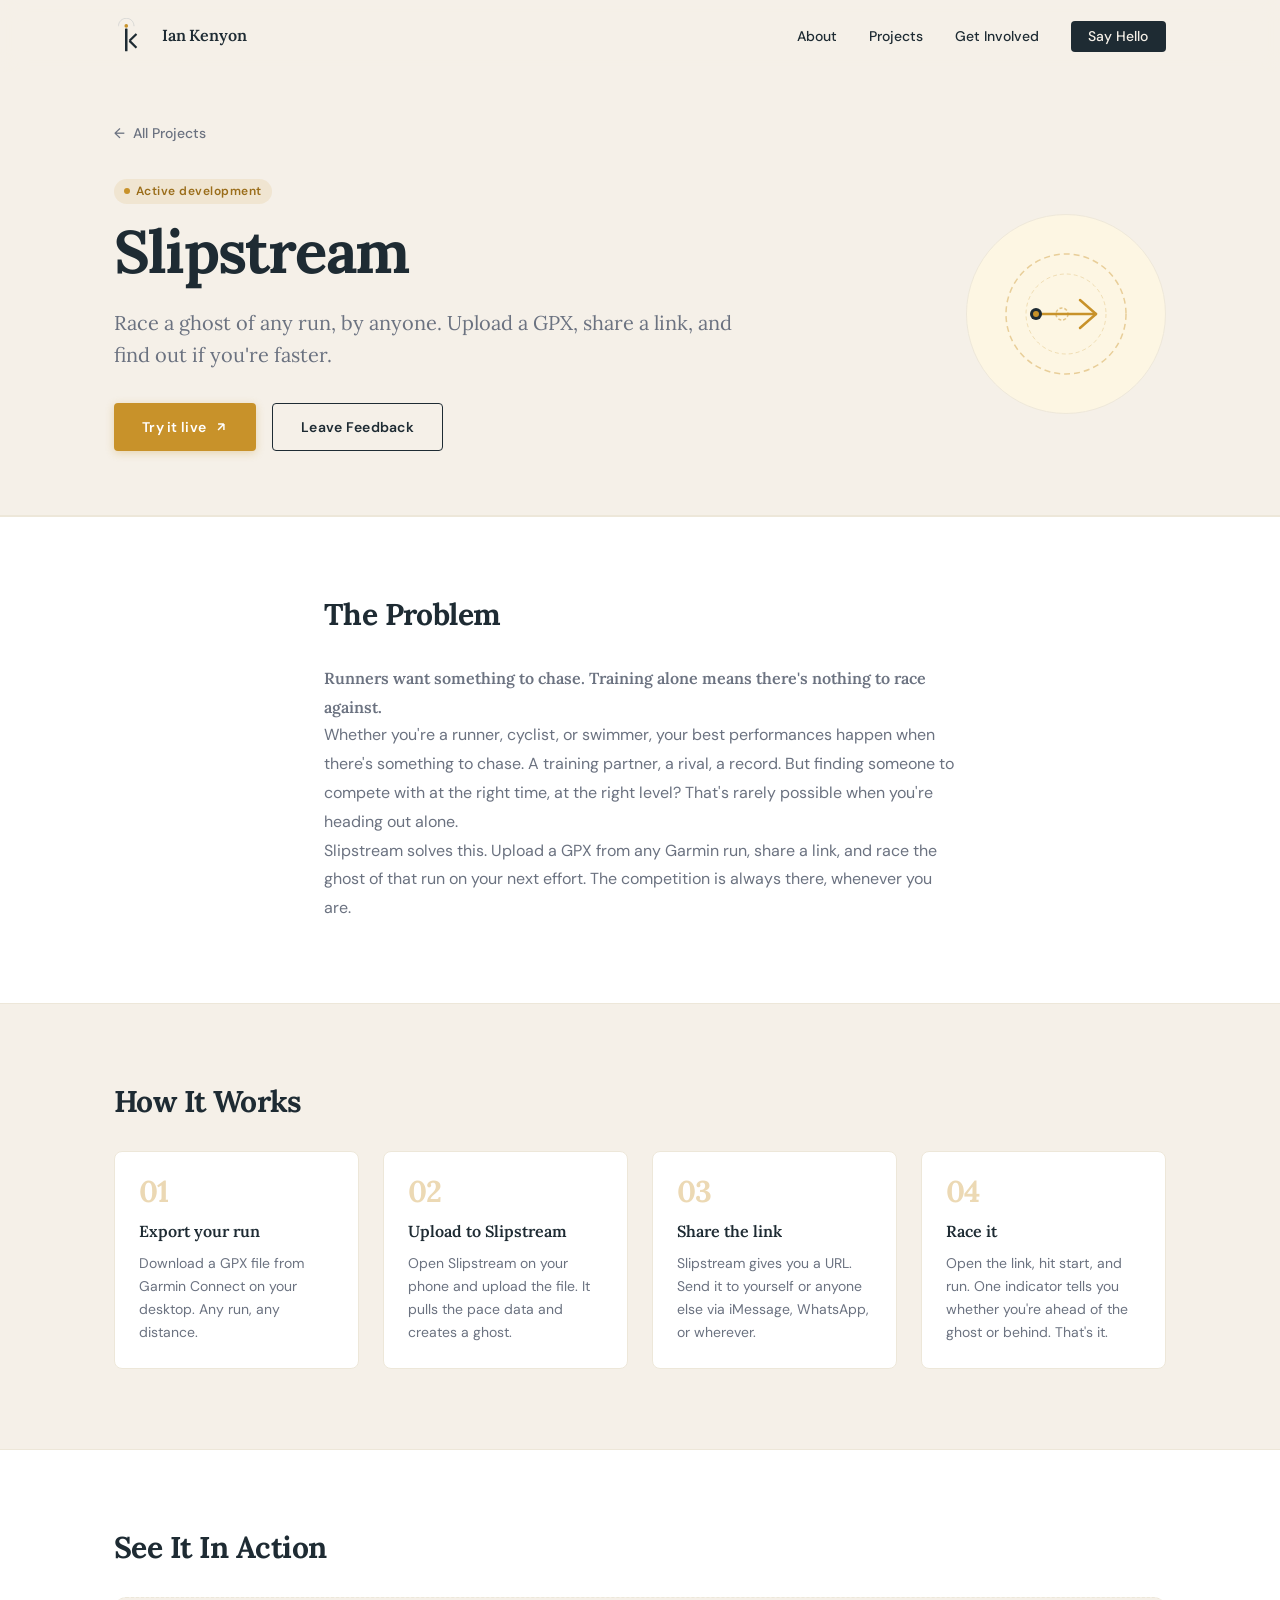
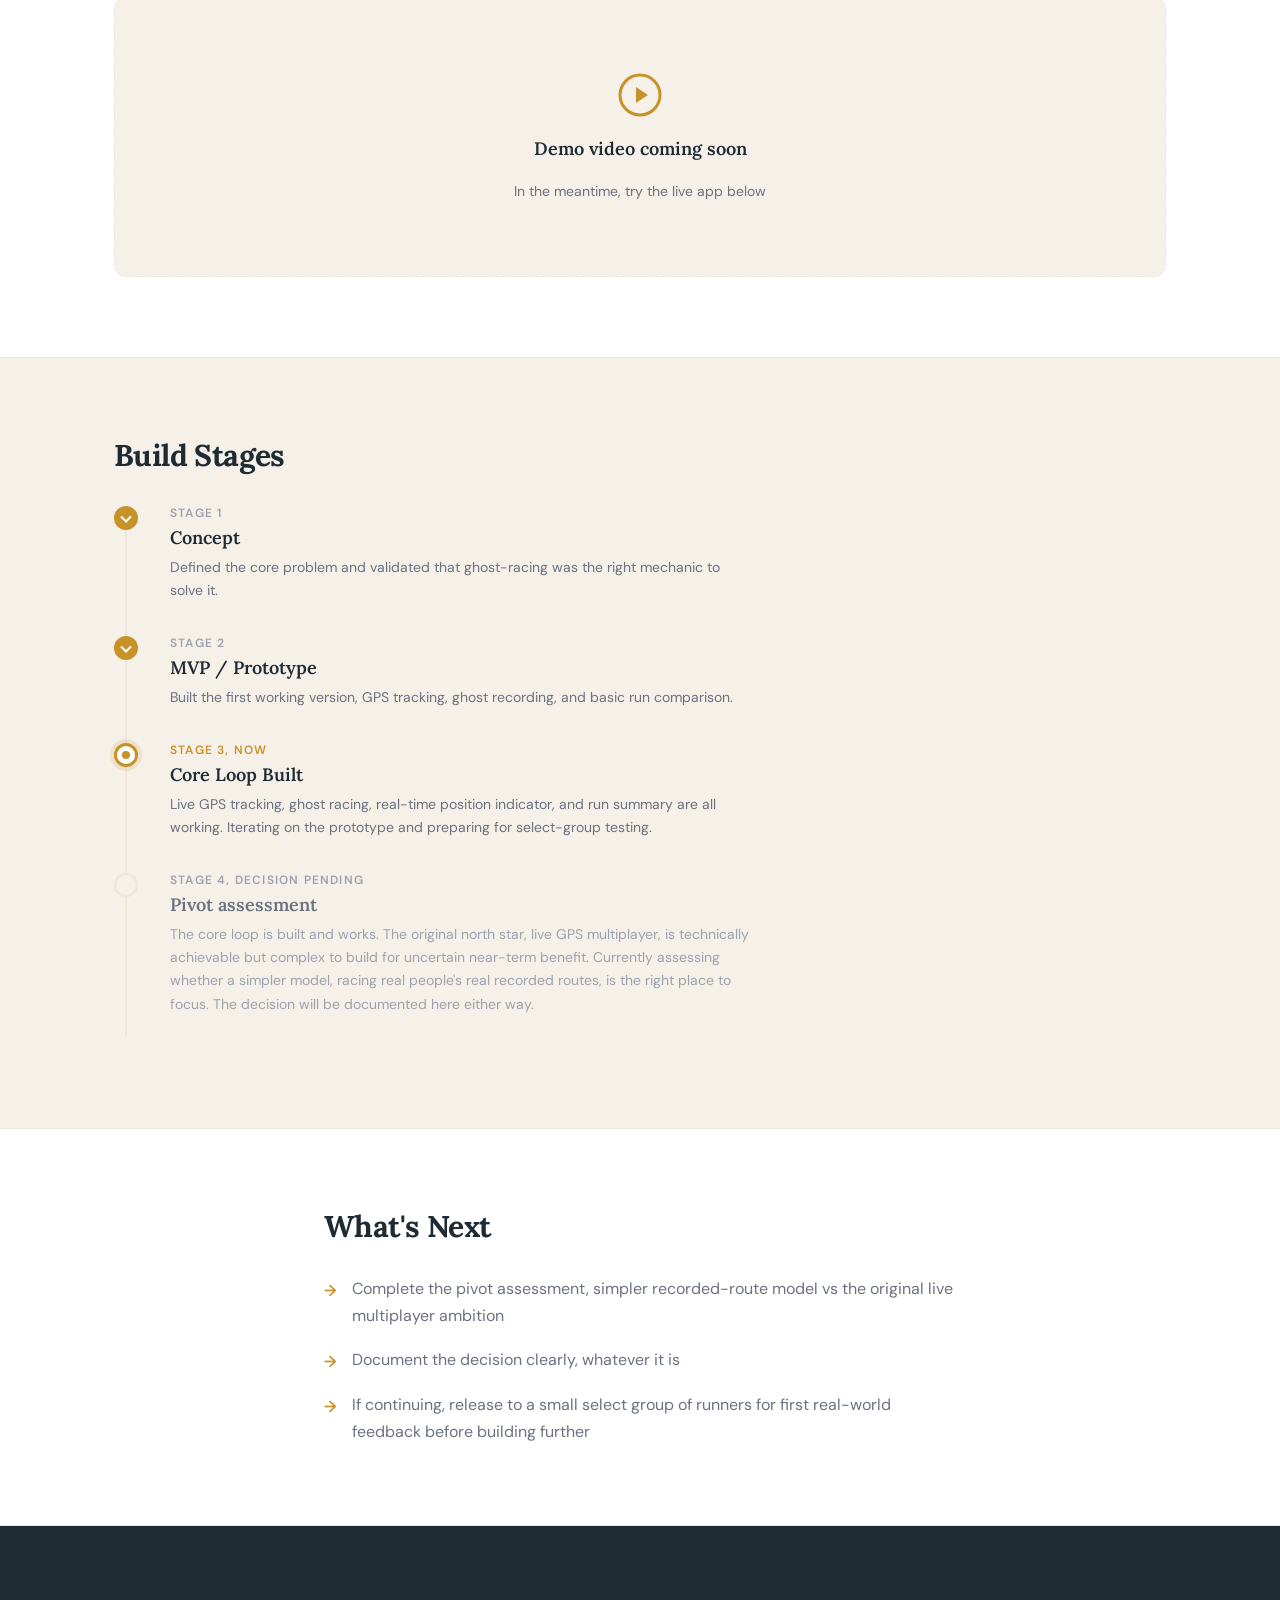
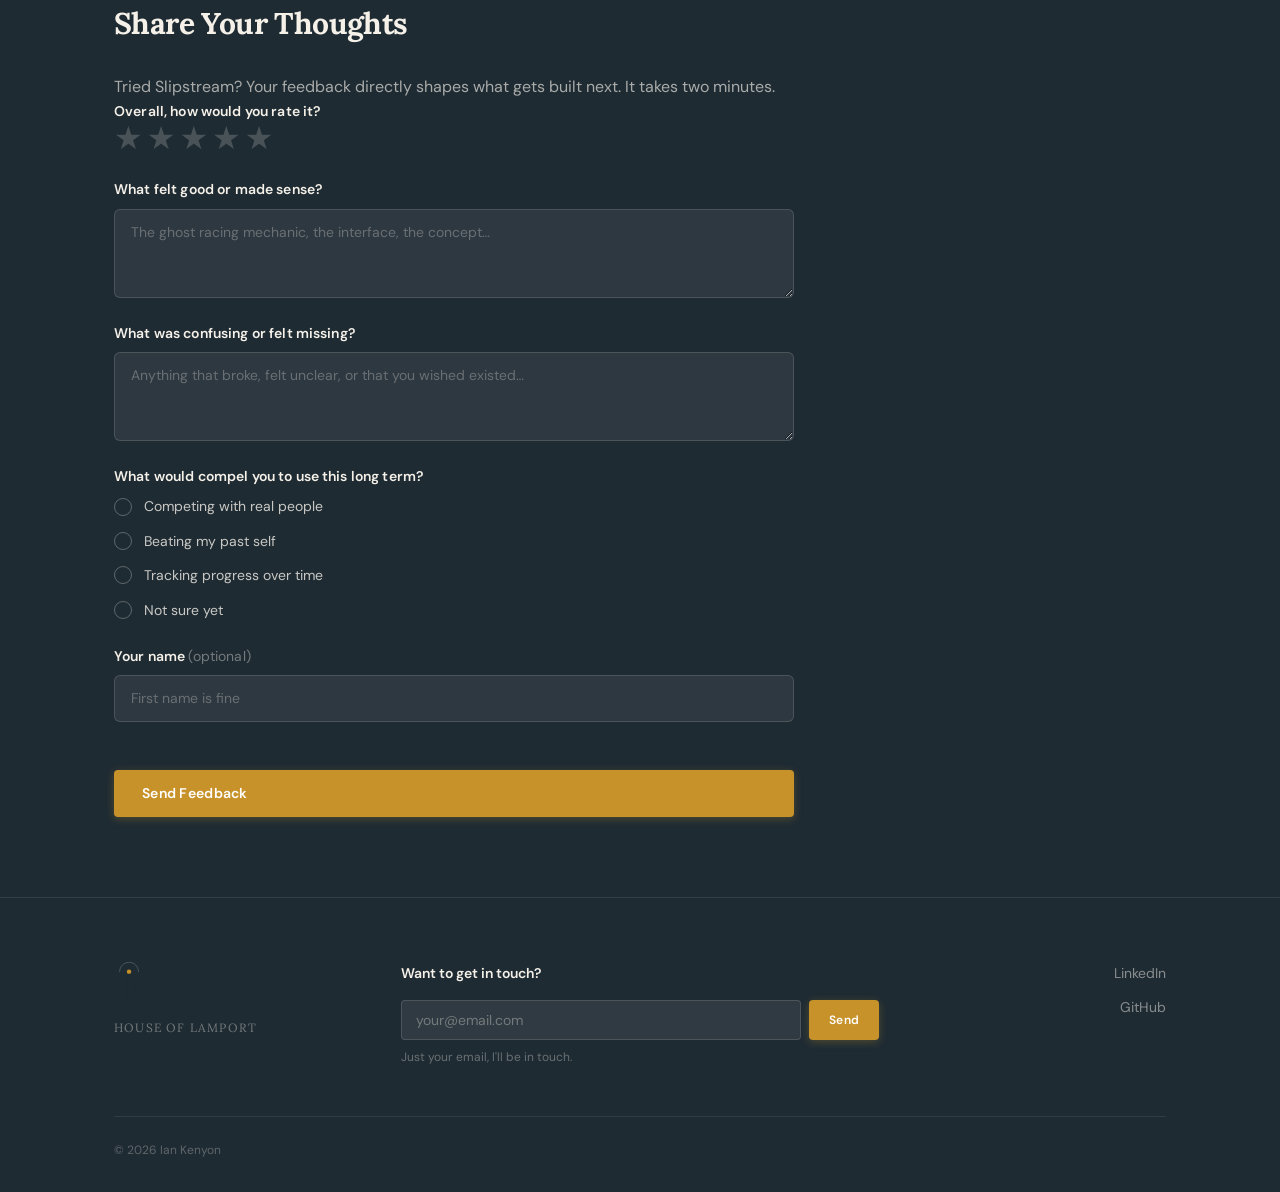
<file: slipstream.html>
<!DOCTYPE html>
<html lang="en">
<head>
  <meta charset="UTF-8" />
  <meta name="viewport" content="width=device-width, initial-scale=1.0" />
  <meta name="description" content="Slipstream — race GPS ghosts of your past runs or compete against others. A mobile web app by Ian Kenyon." />
  <title>Slipstream — Ian Kenyon</title>
  <link rel="preconnect" href="https://fonts.googleapis.com" />
  <link rel="preconnect" href="https://fonts.gstatic.com" crossorigin />
  <link href="https://fonts.googleapis.com/css2?family=Lora:ital,wght@0,400;0,600;0,700;1,400&family=DM+Sans:wght@300;400;500;600&display=swap" rel="stylesheet" />
  <link rel="stylesheet" href="css/style.css" />
  <link rel="stylesheet" href="css/project.css" />

  <!-- Favicon -->
  <link rel="icon" type="image/png" href="assets/logo/ik-logo.svg" />

  <!-- Theme colour (mobile browser chrome) -->
  <meta name="theme-color" content="#1E2B33" />

  <!-- Canonical URL -->
  <link rel="canonical" href="https://lampara.dev/slipstream.html" />

  <!-- Open Graph / social sharing -->
  <meta property="og:type"        content="website" />
  <meta property="og:url"         content="https://lampara.dev/slipstream.html" />
  <meta property="og:title"       content="Slipstream — Ian Kenyon" />
  <meta property="og:description" content="Race a ghost of your past self, or someone else's. Built around the one thing GPS data makes possible but nobody's done simply." />
  <meta property="og:image"       content="https://lampara.dev/assets/og/og-slipstream.png" />
  <meta name="twitter:card"       content="summary_large_image" />
</head>
<body>

  <!-- NAV -->
  <header class="site-header" id="site-header">
    <nav class="nav-inner" aria-label="Main navigation">
      <a href="index.html" class="nav-logo" aria-label="Ian Kenyon — home">
        <img src="assets/logo/ik-logo.svg" alt="IK logo" class="logo-img" />
        <span class="nav-logo-text">Ian Kenyon</span>
      </a>
      <button class="nav-toggle" id="nav-toggle" aria-label="Open menu" aria-expanded="false">
        <span></span><span></span><span></span>
      </button>
      <ul class="nav-links" id="nav-links" role="list">
        <li><a href="index.html#about" class="nav-link">About</a></li>
        <li><a href="index.html#projects" class="nav-link">Projects</a></li>
        <li><a href="index.html#get-involved" class="nav-link">Get Involved</a></li>
        <li><a href="index.html#contact" class="nav-link nav-link--cta">Say Hello</a></li>
      </ul>
    </nav>
  </header>

  <main>

    <!-- ── 1. HERO ───────────────────────────────────────── -->
    <section class="project-hero" aria-labelledby="slipstream-hero-heading">
      <div class="container">
        <a href="index.html#projects" class="project-back"><span aria-hidden="true">←</span> <span>All Projects</span></a>
        <div class="project-hero-inner">
          <div class="project-hero-content">
            <div class="project-hero-meta">
              <span class="status-badge status-badge--active">Active development</span>
            </div>
            <h1 class="project-hero-title animate-in" id="slipstream-hero-heading" style="--delay:0.1s">Slipstream</h1>
            <p class="project-hero-desc animate-in" style="--delay:0.25s">
              Race a ghost of any run, by anyone. Upload a GPX, share a link, and find out if you're faster.
            </p>
            <div class="project-hero-actions animate-in" style="--delay:0.4s">
              <a href="https://houseoflamport.github.io/slipstream_app/" target="_blank" rel="noopener noreferrer" class="btn btn--primary">
                Try it live
                <svg width="14" height="14" viewBox="0 0 24 24" fill="none" stroke="currentColor" stroke-width="2.5" aria-hidden="true"><path d="M7 17L17 7M17 7H7M17 7v10"/></svg>
              </a>
              <a href="#feedback" class="btn btn--ghost">Leave Feedback</a>
            </div>
          </div>
          <div class="project-hero-visual animate-in" style="--delay:0.3s; color: var(--gold);" aria-hidden="true">
            <div class="project-visual-placeholder">
              <svg viewBox="0 0 160 160" fill="none" xmlns="http://www.w3.org/2000/svg">
                <circle cx="80" cy="80" r="60" stroke="currentColor" stroke-width="1.5" stroke-dasharray="6 4" opacity="0.4"/>
                <circle cx="80" cy="80" r="40" stroke="currentColor" stroke-width="1" stroke-dasharray="4 3" opacity="0.25"/>
                <path d="M50 80 L110 80" stroke="currentColor" stroke-width="2.5" stroke-linecap="round"/>
                <path d="M94 66 L110 80 L94 94" stroke="currentColor" stroke-width="2.5" stroke-linecap="round" stroke-linejoin="round"/>
                <circle cx="50" cy="80" r="6" fill="var(--charcoal)"/>
                <circle cx="50" cy="80" r="3" fill="currentColor"/>
                <!-- Ghost runner (dashed) -->
                <circle cx="76" cy="80" r="6" stroke="currentColor" stroke-width="1.5" stroke-dasharray="3 2" fill="none" opacity="0.5"/>
              </svg>
            </div>
          </div>
        </div>
      </div>
    </section>

    <!-- ── 2. THE PROBLEM ────────────────────────────────── -->
    <section class="project-section project-section--alt" id="problem" aria-labelledby="sl-problem-heading">
      <div class="container project-prose">
        <h2 class="project-section-title reveal" id="sl-problem-heading">The Problem</h2>
        <p class="project-lead reveal">
          Runners want something to chase. Training alone means there's nothing to race against.
        </p>
        <p class="reveal">
          Whether you're a runner, cyclist, or swimmer, your best performances happen when there's something to chase. A training partner, a rival, a record. But finding someone to compete with at the right time, at the right level? That's rarely possible when you're heading out alone.
        </p>
        <p class="reveal">
          Slipstream solves this. Upload a GPX from any Garmin run, share a link, and race the ghost of that run on your next effort. The competition is always there, whenever you are.
        </p>
      </div>
    </section>

    <!-- ── 3. HOW IT WORKS ───────────────────────────────── -->
    <section class="project-section" id="how-it-works" aria-labelledby="sl-hiw-heading">
      <div class="container">
        <h2 class="project-section-title reveal" id="sl-hiw-heading">How It Works</h2>
        <div class="how-it-works-grid">
          <div class="how-step reveal">
            <span class="how-step-num">01</span>
            <h3 class="how-step-title">Export your run</h3>
            <p class="how-step-desc">Download a GPX file from Garmin Connect on your desktop. Any run, any distance.</p>
          </div>
          <div class="how-step reveal">
            <span class="how-step-num">02</span>
            <h3 class="how-step-title">Upload to Slipstream</h3>
            <p class="how-step-desc">Open Slipstream on your phone and upload the file. It pulls the pace data and creates a ghost.</p>
          </div>
          <div class="how-step reveal">
            <span class="how-step-num">03</span>
            <h3 class="how-step-title">Share the link</h3>
            <p class="how-step-desc">Slipstream gives you a URL. Send it to yourself or anyone else via iMessage, WhatsApp, or wherever.</p>
          </div>
          <div class="how-step reveal">
            <span class="how-step-num">04</span>
            <h3 class="how-step-title">Race it</h3>
            <p class="how-step-desc">Open the link, hit start, and run. One indicator tells you whether you're ahead of the ghost or behind. That's it.</p>
          </div>
        </div>
      </div>
    </section>

    <!-- ── 4. VIDEO ──────────────────────────────────────── -->
    <section class="project-section project-section--alt" id="demo" aria-labelledby="sl-demo-heading">
      <div class="container">
        <h2 class="project-section-title reveal" id="sl-demo-heading">See It In Action</h2>
        <div class="video-placeholder reveal">
          <div class="video-placeholder-inner">
            <svg width="48" height="48" viewBox="0 0 24 24" fill="none" style="color: var(--gold);" aria-hidden="true">
              <circle cx="12" cy="12" r="10" stroke="currentColor" stroke-width="1.5"/>
              <path d="M10 8l6 4-6 4V8z" fill="currentColor"/>
            </svg>
            <p class="video-placeholder-text">Demo video coming soon</p>
            <p class="video-placeholder-sub">In the meantime, try the live app below</p>
          </div>
        </div>
      </div>
    </section>

    <!-- ── 5. BUILD STAGES ───────────────────────────────── -->
    <section class="project-section" id="stages" aria-labelledby="sl-stages-heading">
      <div class="container">
        <h2 class="project-section-title reveal" id="sl-stages-heading">Build Stages</h2>
        <div class="stages-trail reveal">

          <div class="stage stage--done">
            <div class="stage-dot"></div>
            <div class="stage-body">
              <span class="stage-label">Stage 1</span>
              <h3 class="stage-title">Concept</h3>
              <p class="stage-desc">Defined the core problem and validated that ghost-racing was the right mechanic to solve it.</p>
            </div>
          </div>

          <div class="stage stage--done">
            <div class="stage-dot"></div>
            <div class="stage-body">
              <span class="stage-label">Stage 2</span>
              <h3 class="stage-title">MVP / Prototype</h3>
              <p class="stage-desc">Built the first working version, GPS tracking, ghost recording, and basic run comparison.</p>
            </div>
          </div>

          <div class="stage stage--current">
            <div class="stage-dot"></div>
            <div class="stage-body">
              <span class="stage-label">Stage 3, Now</span>
              <h3 class="stage-title">Core Loop Built</h3>
              <p class="stage-desc">Live GPS tracking, ghost racing, real-time position indicator, and run summary are all working. Iterating on the prototype and preparing for select-group testing.</p>
            </div>
          </div>

          <div class="stage stage--future">
            <div class="stage-dot"></div>
            <div class="stage-body">
              <span class="stage-label">Stage 4, Decision pending</span>
              <h3 class="stage-title">Pivot assessment</h3>
              <p class="stage-desc">The core loop is built and works. The original north star, live GPS multiplayer, is technically achievable but complex to build for uncertain near-term benefit. Currently assessing whether a simpler model, racing real people's real recorded routes, is the right place to focus. The decision will be documented here either way.</p>
            </div>
          </div>

        </div>
      </div>
    </section>

    <!-- ── 6. NEXT STEPS ─────────────────────────────────── -->
    <section class="project-section project-section--alt" id="next-steps" aria-labelledby="sl-next-heading">
      <div class="container project-prose">
        <h2 class="project-section-title reveal" id="sl-next-heading">What's Next</h2>
        <ul class="next-steps-list">
          <li class="reveal">Complete the pivot assessment, simpler recorded-route model vs the original live multiplayer ambition</li>
          <li class="reveal">Document the decision clearly, whatever it is</li>
          <li class="reveal">If continuing, release to a small select group of runners for first real-world feedback before building further</li>
        </ul>
      </div>
    </section>

    <!-- ── 7. FEEDBACK FORM ──────────────────────────────── -->
    <section class="project-section project-feedback" id="feedback" aria-labelledby="sl-feedback-heading">
      <div class="container">
        <div class="feedback-inner">
          <div class="feedback-header">
            <h2 class="project-section-title" id="sl-feedback-heading">Share Your Thoughts</h2>
            <p class="feedback-intro">Tried Slipstream? Your feedback directly shapes what gets built next. It takes two minutes.</p>
          </div>

          <form class="feedback-form" id="slipstream-feedback-form" action="https://formspree.io/f/xvzwdkjz" method="POST">

            <!-- Star rating -->
            <div class="form-field">
              <fieldset>
                <legend class="form-label">Overall, how would you rate it?</legend>
                <div class="star-rating">
                <input type="radio" name="rating" id="s1" value="1" /><label for="s1" title="1 star">★</label>
                <input type="radio" name="rating" id="s2" value="2" /><label for="s2" title="2 stars">★</label>
                <input type="radio" name="rating" id="s3" value="3" /><label for="s3" title="3 stars">★</label>
                <input type="radio" name="rating" id="s4" value="4" /><label for="s4" title="4 stars">★</label>
                <input type="radio" name="rating" id="s5" value="5" /><label for="s5" title="5 stars">★</label>
              </div>
            </fieldset>
            </div>

            <!-- What worked -->
            <div class="form-field">
              <label class="form-label" for="sl-worked">What felt good or made sense?</label>
              <textarea class="form-textarea" id="sl-worked" name="what_worked" rows="3" placeholder="The ghost racing mechanic, the interface, the concept…"></textarea>
            </div>

            <!-- What could improve -->
            <div class="form-field">
              <label class="form-label" for="sl-improve">What was confusing or felt missing?</label>
              <textarea class="form-textarea" id="sl-improve" name="what_could_improve" rows="3" placeholder="Anything that broke, felt unclear, or that you wished existed…"></textarea>
            </div>

            <!-- Would use again -->
            <div class="form-field">
              <label class="form-label">What would compel you to use this long term?</label>
              <div class="radio-group">
                <label class="radio-option">
                  <input type="radio" name="long_term" value="competing_with_others" />
                  <span>Competing with real people</span>
                </label>
                <label class="radio-option">
                  <input type="radio" name="long_term" value="beating_my_past_self" />
                  <span>Beating my past self</span>
                </label>
                <label class="radio-option">
                  <input type="radio" name="long_term" value="tracking_progress" />
                  <span>Tracking progress over time</span>
                </label>
                <label class="radio-option">
                  <input type="radio" name="long_term" value="not_sure" />
                  <span>Not sure yet</span>
                </label>
              </div>
            </div>

            <!-- Name (optional) -->
            <div class="form-field">
              <label class="form-label" for="sl-name">Your name <span class="form-optional">(optional)</span></label>
              <input type="text" class="form-input" id="sl-name" name="name" placeholder="First name is fine" />
            </div>

            <!-- hCaptcha placeholder -->
            <div class="form-field">
              <div class="h-captcha" data-sitekey="b2c09938-fe5e-48c6-adc0-7134a88e038c"></div>
            </div>

            <button type="submit" class="btn btn--primary">Send Feedback</button>

            <div class="form-success" id="sl-success" role="status" aria-live="polite" hidden>Thanks, this really helps. I'll read every response.</div>
            <div class="form-error" id="sl-error" role="status" aria-live="polite" hidden>Something went wrong. Please try again.</div>

          </form>
        </div>
      </div>
    </section>

  </main>

  <!-- FOOTER -->
  <footer class="site-footer" id="contact">
    <div class="container">
      <div class="footer-inner">
        <div class="footer-brand">
          <img src="assets/logo/ik-logo.svg" alt="IK logo" class="footer-logo" />
          <p class="footer-hol">House of Lamport</p>
        </div>
        <div class="footer-contact">
          <p class="footer-contact-label">Want to get in touch?</p>
          <form class="footer-form" id="footer-contact-form" action="https://formspree.io/f/xdawyerw" method="POST">
            <div class="footer-form-row">
              <input type="email" name="email" id="footer-email" class="footer-input" placeholder="your@email.com" required aria-label="Your email address" />
              <button type="submit" class="btn btn--primary btn--sm">Send</button>
            </div>
            <p class="footer-form-note">Just your email, I'll be in touch.</p>
            <div class="footer-form-success" id="footer-success" role="status" aria-live="polite" hidden>Thanks, I'll be in touch.</div>
            <div class="footer-form-error" id="footer-error" role="status" aria-live="polite" hidden>Something went wrong.</div>
          </form>
        </div>
        <div class="footer-links">
          <a href="https://www.linkedin.com/in/iankenyon" class="footer-link" target="_blank" rel="noopener noreferrer">LinkedIn</a>
          <a href="https://github.com/houseoflamport" class="footer-link" target="_blank" rel="noopener noreferrer">GitHub</a>
        </div>
      </div>
      <div class="footer-base"><p>© 2026 Ian Kenyon</p></div>
    </div>
  </footer>

  <script src="https://js.hcaptcha.com/1/api.js" async defer></script>
  <script src="js/main.js"></script>
  <script src="js/forms.js"></script>
</body>
</html>
</file>
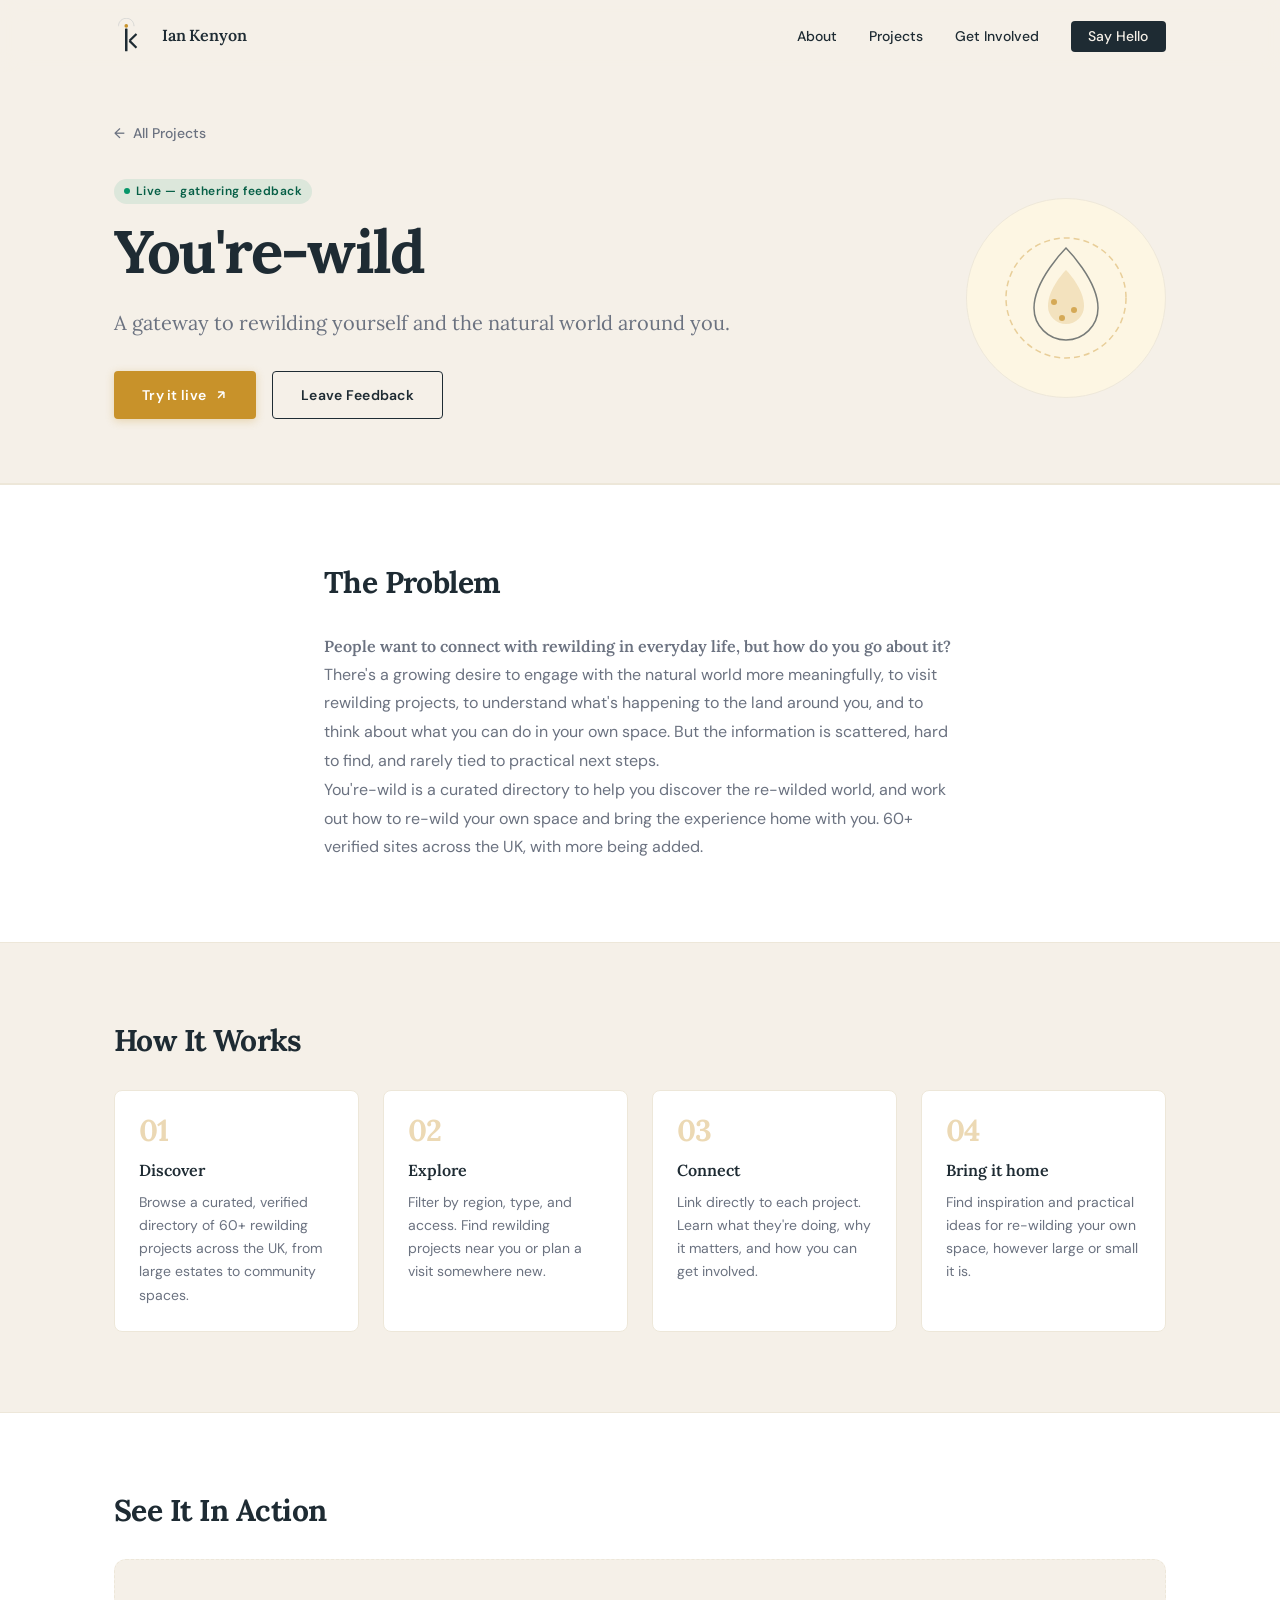
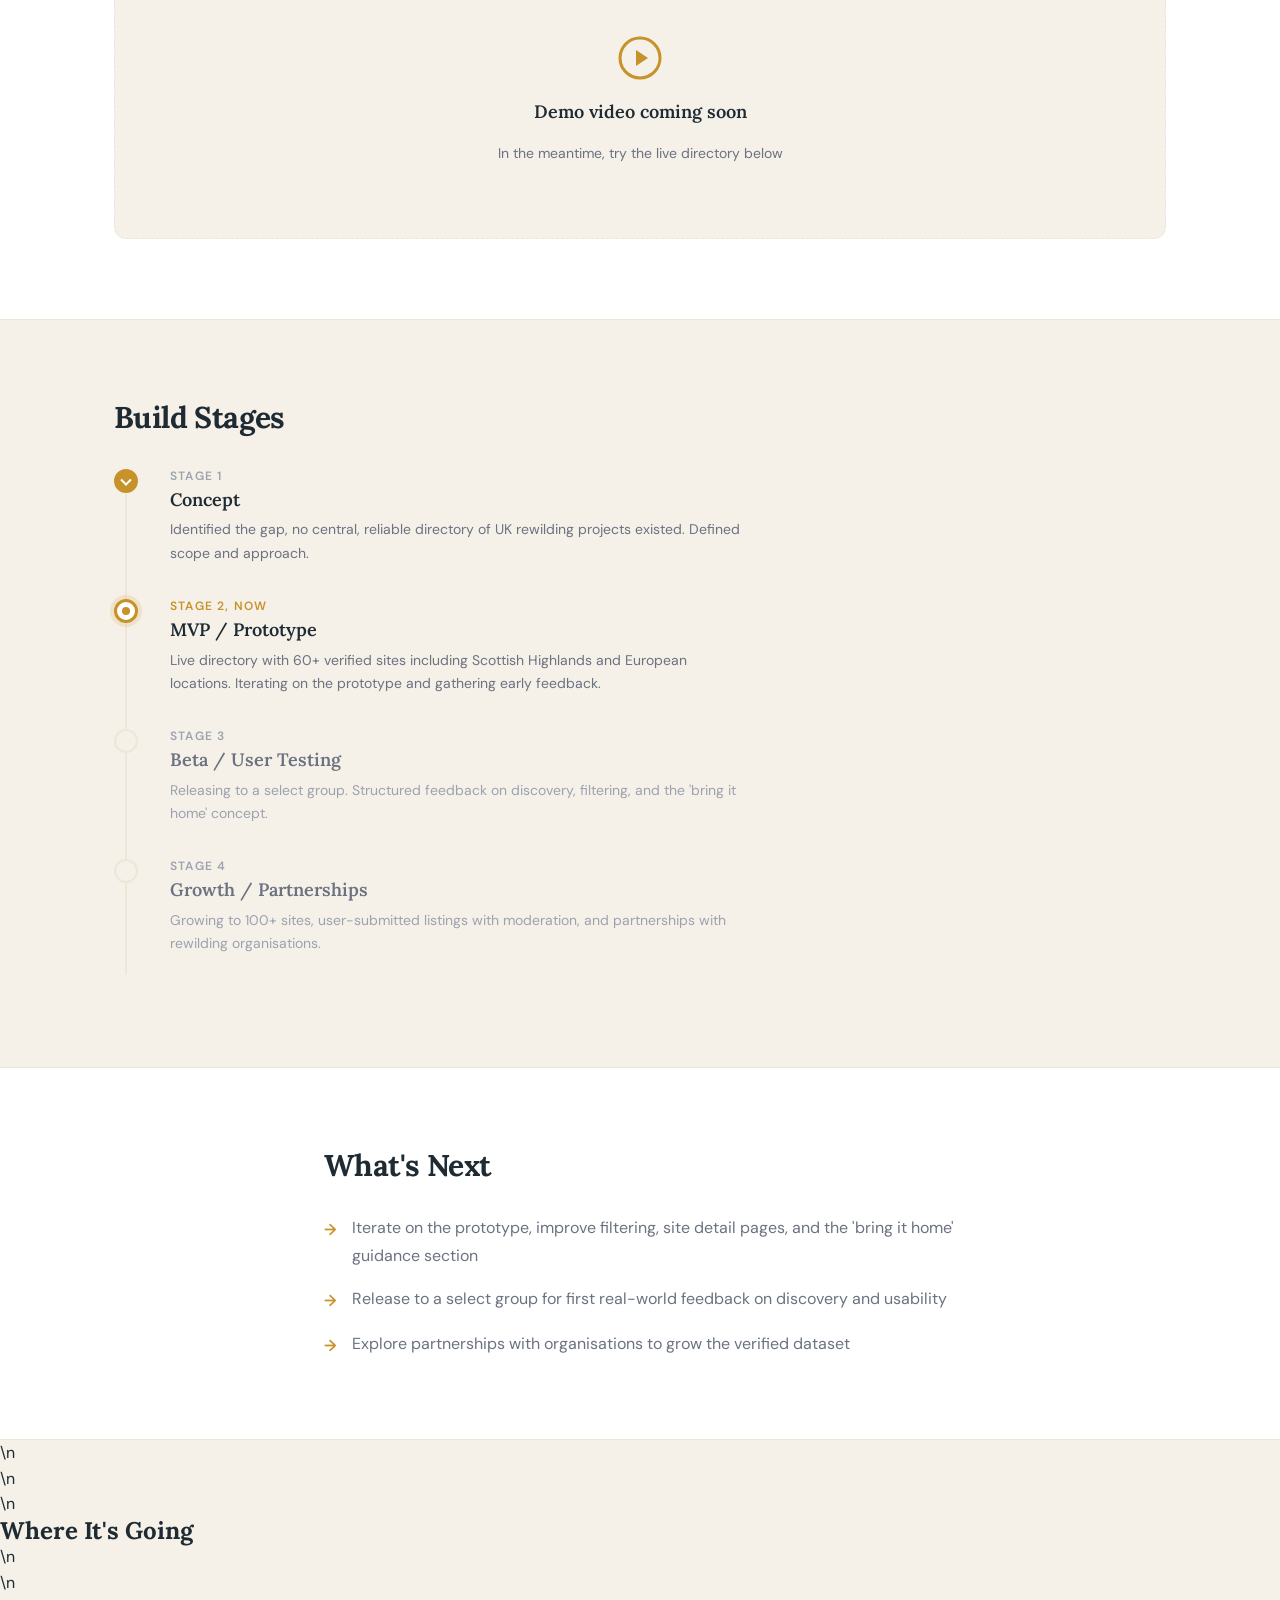
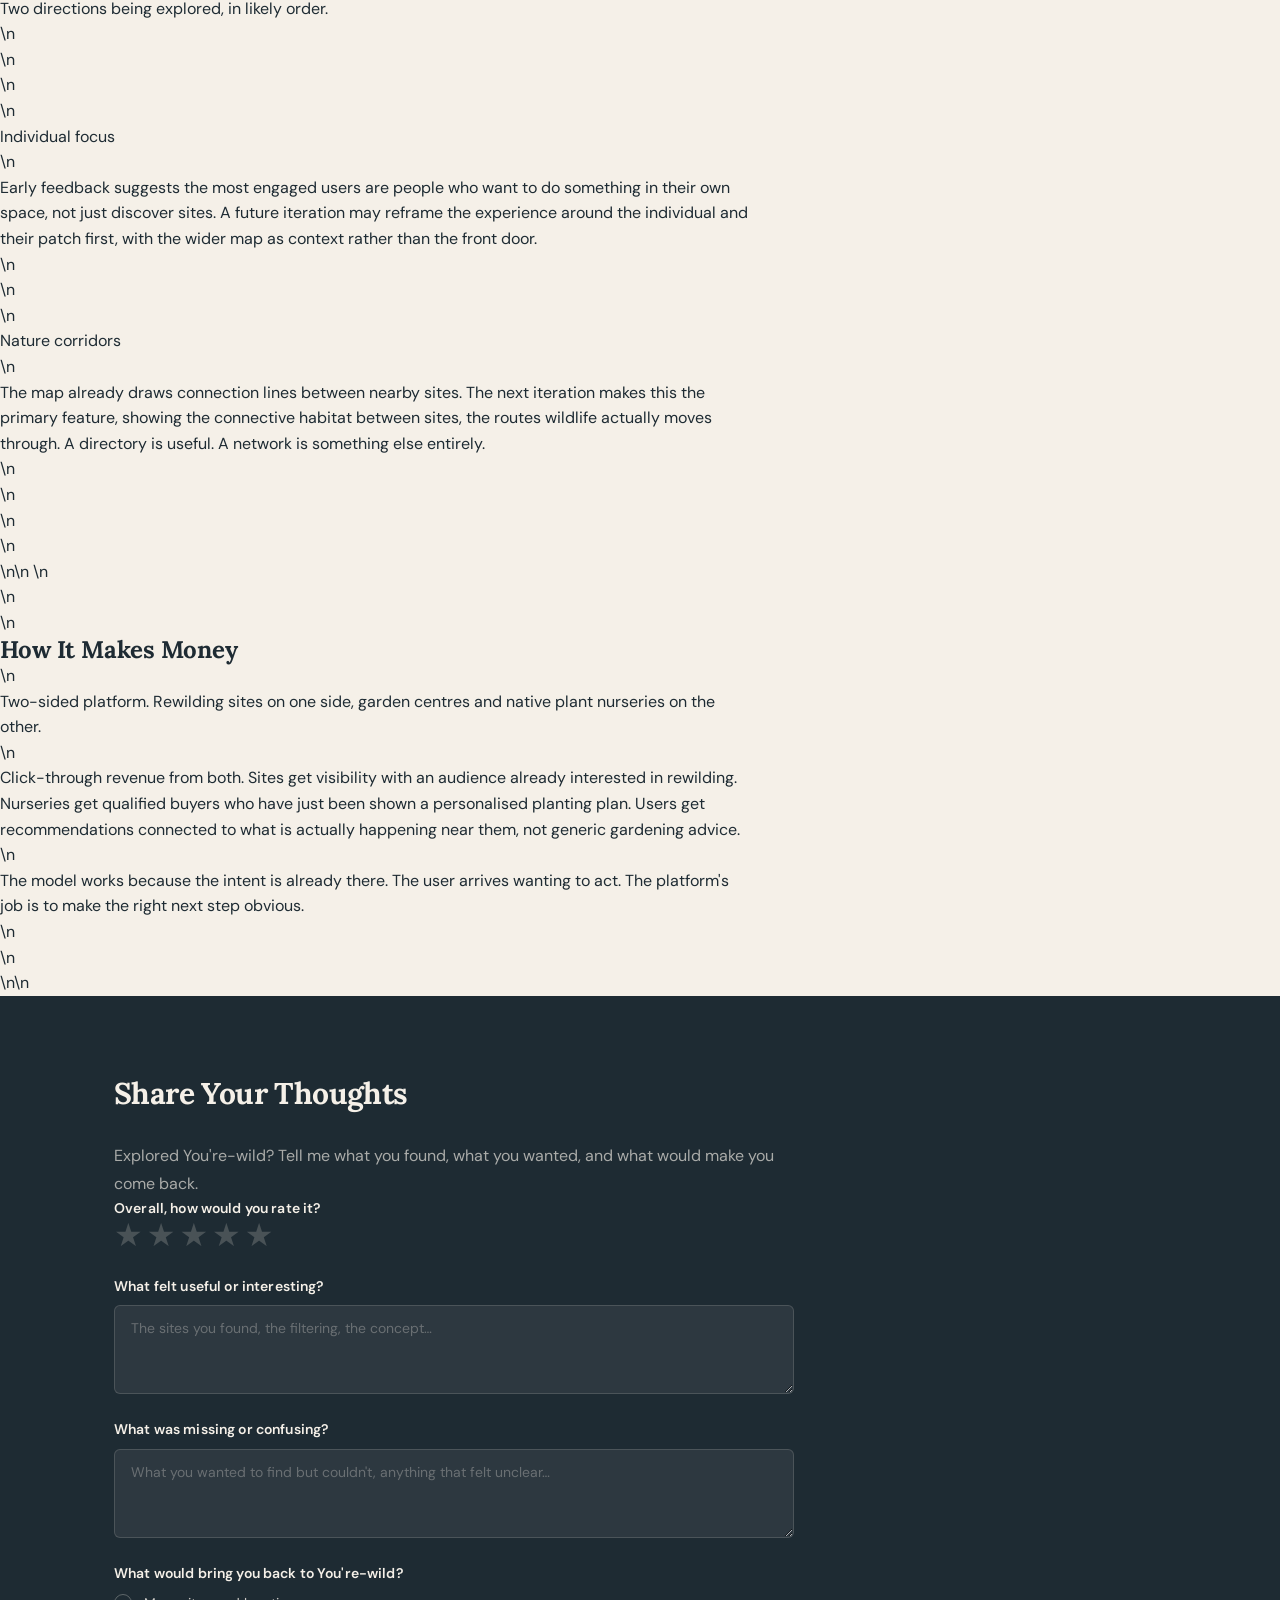
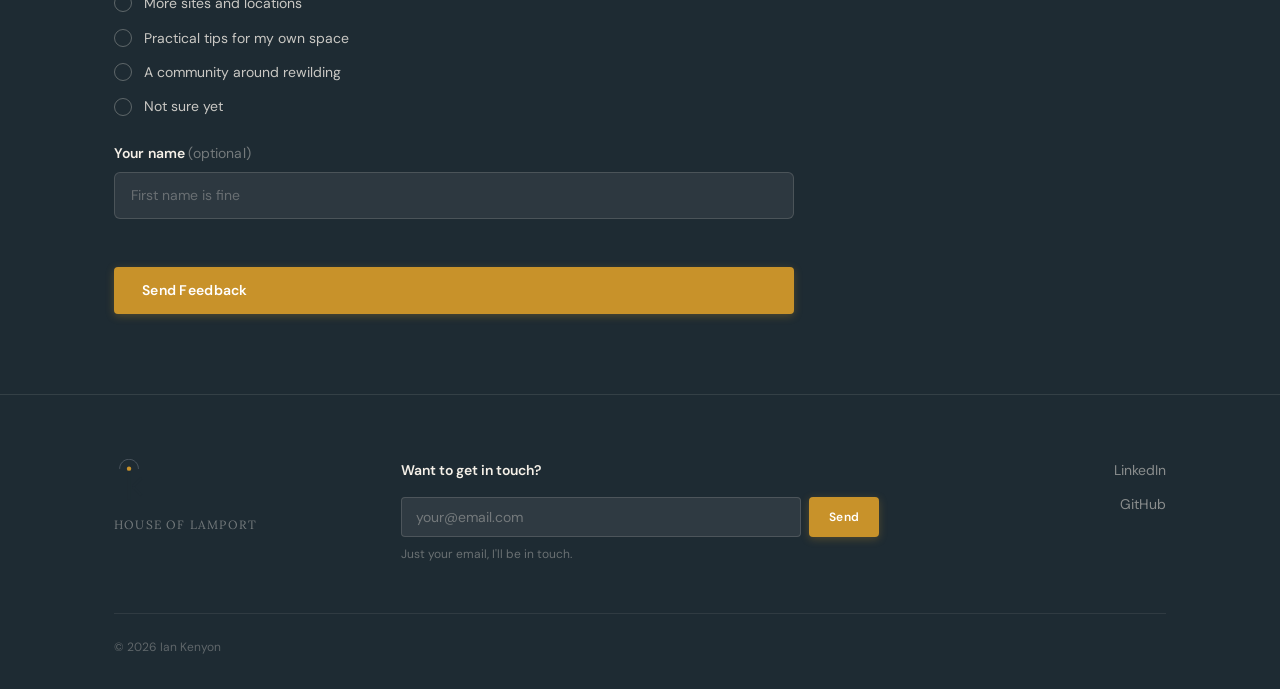
<file: youre-wild.html>
<!DOCTYPE html>
<html lang="en">
<head>
  <meta charset="UTF-8" />
  <meta name="viewport" content="width=device-width, initial-scale=1.0" />
  <meta name="description" content="You're-wild — discover the re-wilded world and find out how to bring it home. A curated rewilding directory by Ian Kenyon." />
  <title>You're-wild — Ian Kenyon</title>
  <link rel="preconnect" href="https://fonts.googleapis.com" />
  <link rel="preconnect" href="https://fonts.gstatic.com" crossorigin />
  <link href="https://fonts.googleapis.com/css2?family=Lora:ital,wght@0,400;0,600;0,700;1,400&family=DM+Sans:wght@300;400;500;600&display=swap" rel="stylesheet" />
  <link rel="stylesheet" href="css/style.css" />
  <link rel="stylesheet" href="css/project.css" />

  <!-- Favicon -->
  <link rel="icon" type="image/png" href="assets/logo/ik-logo.svg" />

  <!-- Theme colour (mobile browser chrome) -->
  <meta name="theme-color" content="#1E2B33" />

  <!-- Canonical URL -->
  <link rel="canonical" href="https://lampara.dev/youre-wild.html" />

  <!-- Open Graph / social sharing -->
  <meta property="og:type"        content="website" />
  <meta property="og:url"         content="https://lampara.dev/youre-wild.html" />
  <meta property="og:title"       content="You're-wild — Ian Kenyon" />
  <meta property="og:description" content="Discover rewilding sites across the UK and find out how to bring nature back to your own local space." />
  <meta property="og:image"       content="https://lampara.dev/assets/og/og-yourewild.png" />
  <meta name="twitter:card"       content="summary_large_image" />
</head>
<body>

  <!-- NAV -->
  <header class="site-header" id="site-header">
    <nav class="nav-inner" aria-label="Main navigation">
      <a href="index.html" class="nav-logo" aria-label="Ian Kenyon — home">
        <img src="assets/logo/ik-logo.svg" alt="IK logo" class="logo-img" />
        <span class="nav-logo-text">Ian Kenyon</span>
      </a>
      <button class="nav-toggle" id="nav-toggle" aria-label="Open menu" aria-expanded="false">
        <span></span><span></span><span></span>
      </button>
      <ul class="nav-links" id="nav-links" role="list">
        <li><a href="index.html#about" class="nav-link">About</a></li>
        <li><a href="index.html#projects" class="nav-link">Projects</a></li>
        <li><a href="index.html#get-involved" class="nav-link">Get Involved</a></li>
        <li><a href="index.html#contact" class="nav-link nav-link--cta">Say Hello</a></li>
      </ul>
    </nav>
  </header>

  <main>

    <!-- ── 1. HERO ───────────────────────────────────────── -->
    <section class="project-hero" aria-labelledby="yw-hero-heading">
      <div class="container">
        <a href="index.html#projects" class="project-back"><span aria-hidden="true">←</span> <span>All Projects</span></a>
        <div class="project-hero-inner">
          <div class="project-hero-content">
            <div class="project-hero-meta">
              <span class="status-badge status-badge--live">Live — gathering feedback</span>
            </div>
            <h1 class="project-hero-title animate-in" id="yw-hero-heading" style="--delay:0.1s">You're-wild</h1>
            <p class="project-hero-desc animate-in" style="--delay:0.25s">
              A gateway to rewilding yourself and the natural world around you.
            </p>
            <div class="project-hero-actions animate-in" style="--delay:0.4s">
              <a href="https://yourewild.co.uk" target="_blank" rel="noopener noreferrer" class="btn btn--primary">
                Try it live
                <svg width="14" height="14" viewBox="0 0 24 24" fill="none" stroke="currentColor" stroke-width="2.5" aria-hidden="true"><path d="M7 17L17 7M17 7H7M17 7v10"/></svg>
              </a>
              <a href="#feedback" class="btn btn--ghost">Leave Feedback</a>
            </div>
          </div>
          <div class="project-hero-visual animate-in" style="--delay:0.3s; color: var(--gold);" aria-hidden="true">
            <div class="project-visual-placeholder">
              <svg viewBox="0 0 160 160" fill="none" xmlns="http://www.w3.org/2000/svg">
                <circle cx="80" cy="80" r="60" stroke="currentColor" stroke-width="1.5" stroke-dasharray="6 4" opacity="0.4"/>
                <!-- Stylised leaf/raindrop -->
                <path d="M80 30 C80 30 48 62 48 90 a32 32 0 0 0 64 0 C112 62 80 30 80 30z" stroke="var(--charcoal)" stroke-width="1.5" fill="none" opacity="0.6"/>
                <path d="M80 52 C80 52 62 70 62 88 a18 18 0 0 0 36 0 C98 70 80 52 80 52z" fill="currentColor" opacity="0.2"/>
                <!-- small dots suggesting map pins -->
                <circle cx="68" cy="84" r="3" fill="currentColor" opacity="0.7"/>
                <circle cx="88" cy="92" r="3" fill="currentColor" opacity="0.7"/>
                <circle cx="76" cy="100" r="3" fill="currentColor" opacity="0.7"/>
              </svg>
            </div>
          </div>
        </div>
      </div>
    </section>

    <!-- ── 2. THE PROBLEM ────────────────────────────────── -->
    <section class="project-section project-section--alt" id="problem" aria-labelledby="yw-problem-heading">
      <div class="container project-prose">
        <h2 class="project-section-title reveal" id="yw-problem-heading">The Problem</h2>
        <p class="project-lead reveal">
          People want to connect with rewilding in everyday life, but how do you go about it?
        </p>
        <p class="reveal">
          There's a growing desire to engage with the natural world more meaningfully, to visit rewilding projects, to understand what's happening to the land around you, and to think about what you can do in your own space. But the information is scattered, hard to find, and rarely tied to practical next steps.
        </p>
        <p class="reveal">
          You're-wild is a curated directory to help you discover the re-wilded world, and work out how to re-wild your own space and bring the experience home with you. 60+ verified sites across the UK, with more being added.
        </p>
      </div>
    </section>

    <!-- ── 3. HOW IT WORKS ───────────────────────────────── -->
    <section class="project-section" id="how-it-works" aria-labelledby="yw-hiw-heading">
      <div class="container">
        <h2 class="project-section-title reveal" id="yw-hiw-heading">How It Works</h2>
        <div class="how-it-works-grid">
          <div class="how-step reveal">
            <span class="how-step-num">01</span>
            <h3 class="how-step-title">Discover</h3>
            <p class="how-step-desc">Browse a curated, verified directory of 60+ rewilding projects across the UK, from large estates to community spaces.</p>
          </div>
          <div class="how-step reveal">
            <span class="how-step-num">02</span>
            <h3 class="how-step-title">Explore</h3>
            <p class="how-step-desc">Filter by region, type, and access. Find rewilding projects near you or plan a visit somewhere new.</p>
          </div>
          <div class="how-step reveal">
            <span class="how-step-num">03</span>
            <h3 class="how-step-title">Connect</h3>
            <p class="how-step-desc">Link directly to each project. Learn what they're doing, why it matters, and how you can get involved.</p>
          </div>
          <div class="how-step reveal">
            <span class="how-step-num">04</span>
            <h3 class="how-step-title">Bring it home</h3>
            <p class="how-step-desc">Find inspiration and practical ideas for re-wilding your own space, however large or small it is.</p>
          </div>
        </div>
      </div>
    </section>

    <!-- ── 4. VIDEO ──────────────────────────────────────── -->
    <section class="project-section project-section--alt" id="demo" aria-labelledby="yw-demo-heading">
      <div class="container">
        <h2 class="project-section-title reveal" id="yw-demo-heading">See It In Action</h2>
        <div class="video-placeholder reveal">
          <div class="video-placeholder-inner">
            <svg width="48" height="48" viewBox="0 0 24 24" fill="none" style="color: var(--gold);" aria-hidden="true">
              <circle cx="12" cy="12" r="10" stroke="currentColor" stroke-width="1.5"/>
              <path d="M10 8l6 4-6 4V8z" fill="currentColor"/>
            </svg>
            <p class="video-placeholder-text">Demo video coming soon</p>
            <p class="video-placeholder-sub">In the meantime, try the live directory below</p>
          </div>
        </div>
      </div>
    </section>

    <!-- ── 5. BUILD STAGES ───────────────────────────────── -->
    <section class="project-section" id="stages" aria-labelledby="yw-stages-heading">
      <div class="container">
        <h2 class="project-section-title reveal" id="yw-stages-heading">Build Stages</h2>
        <div class="stages-trail reveal">

          <div class="stage stage--done">
            <div class="stage-dot"></div>
            <div class="stage-body">
              <span class="stage-label">Stage 1</span>
              <h3 class="stage-title">Concept</h3>
              <p class="stage-desc">Identified the gap, no central, reliable directory of UK rewilding projects existed. Defined scope and approach.</p>
            </div>
          </div>

          <div class="stage stage--current">
            <div class="stage-dot"></div>
            <div class="stage-body">
              <span class="stage-label">Stage 2, Now</span>
              <h3 class="stage-title">MVP / Prototype</h3>
              <p class="stage-desc">Live directory with 60+ verified sites including Scottish Highlands and European locations. Iterating on the prototype and gathering early feedback.</p>
            </div>
          </div>

          <div class="stage stage--future">
            <div class="stage-dot"></div>
            <div class="stage-body">
              <span class="stage-label">Stage 3</span>
              <h3 class="stage-title">Beta / User Testing</h3>
              <p class="stage-desc">Releasing to a select group. Structured feedback on discovery, filtering, and the 'bring it home' concept.</p>
            </div>
          </div>

          <div class="stage stage--future">
            <div class="stage-dot"></div>
            <div class="stage-body">
              <span class="stage-label">Stage 4</span>
              <h3 class="stage-title">Growth / Partnerships</h3>
              <p class="stage-desc">Growing to 100+ sites, user-submitted listings with moderation, and partnerships with rewilding organisations.</p>
            </div>
          </div>

        </div>
      </div>
    </section>

    <!-- ── 6. NEXT STEPS ─────────────────────────────────── -->
    <section class="project-section project-section--alt" id="next-steps" aria-labelledby="yw-next-heading">
      <div class="container project-prose">
        <h2 class="project-section-title reveal" id="yw-next-heading">What's Next</h2>
        <ul class="next-steps-list">
          <li class="reveal">Iterate on the prototype, improve filtering, site detail pages, and the 'bring it home' guidance section</li>
          <li class="reveal">Release to a select group for first real-world feedback on discovery and usability</li>
          <li class="reveal">Explore partnerships with organisations to grow the verified dataset</li>
        </ul>
      </div>
    </section>

    <!-- ── 7. WHERE IT'S GOING ──────────────────────────── -->\n    <section class=\"project-section\" id=\"where-its-going\" aria-labelledby=\"yw-future-heading\">\n      <div class=\"container project-prose\">\n        <h2 class=\"project-section-title reveal\" id=\"yw-future-heading\">Where It's Going</h2>\n        <div class=\"reveal\">\n          <p>Two directions being explored, in likely order.</p>\n        </div>\n        <div class=\"proof-points\" style=\"margin-top: var(--space-8); display: flex; flex-direction: column; gap: var(--space-5);\">\n          <div style=\"padding: var(--space-5); background: var(--cream); border-radius: 6px; border-left: 3px solid var(--gold);\">\n            <p style=\"font-size: var(--text-xs); font-weight: 600; letter-spacing: 0.1em; text-transform: uppercase; color: var(--gold); margin-bottom: var(--space-2);\">Individual focus</p>\n            <p style=\"font-size: var(--text-base); color: var(--muted); line-height: 1.7;\">Early feedback suggests the most engaged users are people who want to do something in their own space, not just discover sites. A future iteration may reframe the experience around the individual and their patch first, with the wider map as context rather than the front door.</p>\n          </div>\n          <div style=\"padding: var(--space-5); background: var(--cream); border-radius: 6px; border-left: 3px solid var(--gold);\">\n            <p style=\"font-size: var(--text-xs); font-weight: 600; letter-spacing: 0.1em; text-transform: uppercase; color: var(--gold); margin-bottom: var(--space-2);\">Nature corridors</p>\n            <p style=\"font-size: var(--text-base); color: var(--muted); line-height: 1.7;\">The map already draws connection lines between nearby sites. The next iteration makes this the primary feature, showing the connective habitat between sites, the routes wildlife actually moves through. A directory is useful. A network is something else entirely.</p>\n          </div>\n        </div>\n      </div>\n    </section>\n\n    <!-- ── 8. HOW IT MAKES MONEY ─────────────────────────── -->\n    <section class=\"project-section project-section--alt\" id=\"business-model\" aria-labelledby=\"yw-model-heading\">\n      <div class=\"container project-prose\">\n        <h2 class=\"project-section-title reveal\" id=\"yw-model-heading\">How It Makes Money</h2>\n        <p class=\"project-lead reveal\">Two-sided platform. Rewilding sites on one side, garden centres and native plant nurseries on the other.</p>\n        <p class=\"reveal\">Click-through revenue from both. Sites get visibility with an audience already interested in rewilding. Nurseries get qualified buyers who have just been shown a personalised planting plan. Users get recommendations connected to what is actually happening near them, not generic gardening advice.</p>\n        <p class=\"reveal\">The model works because the intent is already there. The user arrives wanting to act. The platform's job is to make the right next step obvious.</p>\n      </div>\n    </section>\n\n    <!-- ── 9. FEEDBACK FORM ──────────────────────────────── -->
    <section class="project-section project-feedback" id="feedback" aria-labelledby="yw-feedback-heading">
      <div class="container">
        <div class="feedback-inner">
          <div class="feedback-header">
            <h2 class="project-section-title" id="yw-feedback-heading">Share Your Thoughts</h2>
            <p class="feedback-intro">Explored You're-wild? Tell me what you found, what you wanted, and what would make you come back.</p>
          </div>

          <form class="feedback-form" id="yourewild-feedback-form" action="https://formspree.io/f/xnjglpkz" method="POST">

            <!-- Star rating -->
            <div class="form-field">
              <fieldset>
                <legend class="form-label">Overall, how would you rate it?</legend>
                <div class="star-rating">
                <input type="radio" name="rating" id="w1" value="1" /><label for="w1" title="1 star">★</label>
                <input type="radio" name="rating" id="w2" value="2" /><label for="w2" title="2 stars">★</label>
                <input type="radio" name="rating" id="w3" value="3" /><label for="w3" title="3 stars">★</label>
                <input type="radio" name="rating" id="w4" value="4" /><label for="w4" title="4 stars">★</label>
                <input type="radio" name="rating" id="w5" value="5" /><label for="w5" title="5 stars">★</label>
              </div>
            </fieldset>
            </div>

            <!-- What worked -->
            <div class="form-field">
              <label class="form-label" for="yw-worked">What felt useful or interesting?</label>
              <textarea class="form-textarea" id="yw-worked" name="what_worked" rows="3" placeholder="The sites you found, the filtering, the concept…"></textarea>
            </div>

            <!-- What could improve -->
            <div class="form-field">
              <label class="form-label" for="yw-improve">What was missing or confusing?</label>
              <textarea class="form-textarea" id="yw-improve" name="what_could_improve" rows="3" placeholder="What you wanted to find but couldn't, anything that felt unclear…"></textarea>
            </div>

            <!-- Long-term use -->
            <div class="form-field">
              <label class="form-label">What would bring you back to You're-wild?</label>
              <div class="radio-group">
                <label class="radio-option">
                  <input type="radio" name="long_term" value="more_sites" />
                  <span>More sites and locations</span>
                </label>
                <label class="radio-option">
                  <input type="radio" name="long_term" value="home_rewilding" />
                  <span>Practical tips for my own space</span>
                </label>
                <label class="radio-option">
                  <input type="radio" name="long_term" value="community" />
                  <span>A community around rewilding</span>
                </label>
                <label class="radio-option">
                  <input type="radio" name="long_term" value="not_sure" />
                  <span>Not sure yet</span>
                </label>
              </div>
            </div>

            <!-- Name (optional) -->
            <div class="form-field">
              <label class="form-label" for="yw-name">Your name <span class="form-optional">(optional)</span></label>
              <input type="text" class="form-input" id="yw-name" name="name" placeholder="First name is fine" />
            </div>

            <!-- hCaptcha placeholder -->
            <div class="form-field">
              <div class="h-captcha" data-sitekey="b2c09938-fe5e-48c6-adc0-7134a88e038c"></div>
            </div>

            <button type="submit" class="btn btn--primary">Send Feedback</button>

            <div class="form-success" id="yw-success" role="status" aria-live="polite" hidden>Thanks, this really helps. I'll read every response.</div>
            <div class="form-error" id="yw-error" role="status" aria-live="polite" hidden>Something went wrong. Please try again.</div>

          </form>
        </div>
      </div>
    </section>

  </main>

  <!-- FOOTER -->
  <footer class="site-footer" id="contact">
    <div class="container">
      <div class="footer-inner">
        <div class="footer-brand">
          <img src="assets/logo/ik-logo.svg" alt="IK logo" class="footer-logo" />
          <p class="footer-hol">House of Lamport</p>
        </div>
        <div class="footer-contact">
          <p class="footer-contact-label">Want to get in touch?</p>
          <form class="footer-form" id="footer-contact-form" action="https://formspree.io/f/xdawyerw" method="POST">
            <div class="footer-form-row">
              <input type="email" name="email" id="footer-email" class="footer-input" placeholder="your@email.com" required aria-label="Your email address" />
              <button type="submit" class="btn btn--primary btn--sm">Send</button>
            </div>
            <p class="footer-form-note">Just your email, I'll be in touch.</p>
            <div class="footer-form-success" id="footer-success" role="status" aria-live="polite" hidden>Thanks, I'll be in touch.</div>
            <div class="footer-form-error" id="footer-error" role="status" aria-live="polite" hidden>Something went wrong.</div>
          </form>
        </div>
        <div class="footer-links">
          <a href="https://www.linkedin.com/in/ian-j-kenyon/" class="footer-link" target="_blank" rel="noopener noreferrer">LinkedIn</a>
          <a href="https://github.com/houseoflamport" class="footer-link" target="_blank" rel="noopener noreferrer">GitHub</a>
        </div>
      </div>
      <div class="footer-base"><p>© 2026 Ian Kenyon</p></div>
    </div>
  </footer>

  <script src="https://js.hcaptcha.com/1/api.js" async defer></script>
  <script src="js/main.js"></script>
  <script src="js/forms.js"></script>
</body>
</html>
</file>
<file: css/style.css>
/* ═══════════════════════════════════════════════════════════
   IAN KENYON — style.css
   Global styles: palette, typography, layout, components
   Palette derived from IK logo
═══════════════════════════════════════════════════════════ */

/* ── 1. Custom Properties ──────────────────────────────── */
:root {
  /* Brand palette */
  --cream:        #F5F0E8;
  --cream-dark:   #EDE7D9;
  --charcoal:     #1E2B33;
  --charcoal-mid: #2C3E4A;
  --gold:         #C8922A;
  --gold-light:   #E8B86D;
  --gold-pale:    #FDF6E3;
  --muted:        #6B7280;
  --muted-light:  #9CA3AF;
  --white:        #FFFFFF;

  /* Typography */
  --font-display: 'Lora', Georgia, 'Times New Roman', serif;
  --font-body:    'DM Sans', system-ui, -apple-system, sans-serif;

  /* Type scale */
  --text-xs:   0.75rem;
  --text-sm:   0.875rem;
  --text-base: 1rem;
  --text-lg:   1.125rem;
  --text-xl:   1.25rem;
  --text-2xl:  1.5rem;
  --text-3xl:  1.875rem;
  --text-4xl:  2.25rem;
  --text-5xl:  3rem;
  --text-6xl:  3.75rem;
  --text-7xl:  5rem;

  /* Spacing */
  --space-1:  0.25rem;
  --space-2:  0.5rem;
  --space-3:  0.75rem;
  --space-4:  1rem;
  --space-6:  1.5rem;
  --space-8:  2rem;
  --space-12: 3rem;
  --space-16: 4rem;
  --space-20: 5rem;
  --space-24: 6rem;
  --space-32: 8rem;

  /* Layout */
  --container: 1100px;
  --nav-h:     72px;

  /* Shadows */
  --shadow-sm:  0 1px 3px rgba(30,43,51,0.08), 0 1px 2px rgba(30,43,51,0.06);
  --shadow-md:  0 4px 16px rgba(30,43,51,0.10), 0 2px 6px rgba(30,43,51,0.06);
  --shadow-lg:  0 12px 40px rgba(30,43,51,0.14), 0 4px 12px rgba(30,43,51,0.08);

  /* Transitions */
  --ease:       cubic-bezier(0.25, 0.46, 0.45, 0.94);
  --ease-out:   cubic-bezier(0.0, 0.0, 0.2, 1);
  --dur-fast:   150ms;
  --dur-base:   250ms;
  --dur-slow:   400ms;
}

/* ── 2. Reset & Base ───────────────────────────────────── */
*, *::before, *::after { box-sizing: border-box; margin: 0; padding: 0; }

html {
  scroll-behavior: smooth;
  font-size: 16px;
  -webkit-text-size-adjust: 100%;
}

body {
  background-color: var(--cream);
  color: var(--charcoal);
  font-family: var(--font-body);
  font-size: var(--text-base);
  line-height: 1.6;
  -webkit-font-smoothing: antialiased;
  -moz-osx-font-smoothing: grayscale;
  overflow-x: hidden;
}

img, svg { display: block; max-width: 100%; }
a { color: inherit; text-decoration: none; }
button { cursor: pointer; border: none; background: none; font: inherit; }
ul, ol { list-style: none; }
input, textarea, select { font: inherit; }

/* Focus visible — accessible, not ugly */
:focus-visible {
  outline: 2px solid var(--gold);
  outline-offset: 3px;
  border-radius: 3px;
}

/* ── 3. Typography ─────────────────────────────────────── */
h1, h2, h3, h4 {
  font-family: var(--font-display);
  font-weight: 700;
  line-height: 1.15;
  color: var(--charcoal);
}

p { max-width: 68ch; }

/* ── 4. Layout Utilities ───────────────────────────────── */
.container {
  width: 100%;
  max-width: var(--container);
  margin-inline: auto;
  padding-inline: var(--space-6);
}

.section {
  padding-block: var(--space-24);
}

/* ── 5. Animation ──────────────────────────────────────── */
.animate-in {
  opacity: 0;
  transform: translateY(20px);
  animation: fadeUp var(--dur-slow) var(--ease-out) forwards;
  animation-delay: var(--delay, 0s);
}

@keyframes fadeUp {
  to { opacity: 1; transform: translateY(0); }
}

/* Scroll-triggered reveal */
.reveal {
  opacity: 0;
  transform: translateY(28px);
  transition: opacity 0.55s var(--ease-out), transform 0.55s var(--ease-out);
}
.reveal.is-visible {
  opacity: 1;
  transform: translateY(0);
}

/* ── 6. Section Labels ─────────────────────────────────── */
.section-label {
  font-family: var(--font-body);
  font-size: var(--text-xs);
  font-weight: 600;
  letter-spacing: 0.12em;
  text-transform: uppercase;
  color: var(--gold);
  margin-bottom: var(--space-4);
}

.section-intro {
  font-size: var(--text-lg);
  color: var(--muted);
  max-width: 56ch;
  margin-bottom: var(--space-12);
  line-height: 1.7;
}

/* ── 7. Buttons ────────────────────────────────────────── */
.btn {
  display: inline-flex;
  align-items: center;
  gap: var(--space-2);
  padding: 0.75rem 1.75rem;
  border-radius: 4px;
  font-family: var(--font-body);
  font-size: var(--text-sm);
  font-weight: 600;
  letter-spacing: 0.02em;
  transition: all var(--dur-base) var(--ease);
  white-space: nowrap;
  position: relative;
  overflow: hidden;
}

.btn--primary {
  background: var(--gold);
  color: var(--white);
  box-shadow: 0 2px 8px rgba(200,146,42,0.3);
}
.btn--primary:hover {
  background: var(--gold-light);
  box-shadow: 0 4px 16px rgba(200,146,42,0.4);
  transform: translateY(-1px);
}
.btn--primary:active { transform: translateY(0); }

.btn--ghost {
  background: transparent;
  color: var(--charcoal);
  border: 1.5px solid var(--charcoal);
}
.btn--ghost:hover {
  border-color: var(--gold);
  color: var(--gold);
  transform: translateY(-1px);
}

.btn--sm {
  padding: 0.5rem 1.25rem;
  font-size: var(--text-xs);
}

/* ── 8. Navigation ─────────────────────────────────────── */
.site-header {
  position: fixed;
  top: 0; left: 0; right: 0;
  height: var(--nav-h);
  z-index: 100;
  background: rgba(245,240,232,0.92);
  backdrop-filter: blur(12px);
  -webkit-backdrop-filter: blur(12px);
  border-bottom: 1px solid transparent;
  transition: border-color var(--dur-base) var(--ease),
              box-shadow var(--dur-base) var(--ease);
}

.site-header.is-scrolled {
  border-bottom-color: var(--cream-dark);
  box-shadow: var(--shadow-sm);
}

.nav-inner {
  max-width: var(--container);
  margin-inline: auto;
  padding-inline: var(--space-6);
  height: var(--nav-h);
  display: flex;
  align-items: center;
  justify-content: space-between;
}

.nav-logo {
  display: flex;
  align-items: center;
  gap: var(--space-3);
  transition: opacity var(--dur-fast) var(--ease);
}
.nav-logo:hover { opacity: 0.8; }

.logo-img { width: 36px; height: 36px; object-fit: contain; }

.nav-logo-text {
  font-family: var(--font-display);
  font-size: var(--text-base);
  font-weight: 600;
  color: var(--charcoal);
  letter-spacing: -0.01em;
}

.nav-links {
  display: flex;
  align-items: center;
  gap: var(--space-8);
}

.nav-link {
  font-size: var(--text-sm);
  font-weight: 500;
  color: var(--charcoal);
  position: relative;
  transition: color var(--dur-fast) var(--ease);
}
.nav-link::after {
  content: '';
  position: absolute;
  bottom: -3px; left: 0; right: 0;
  height: 1.5px;
  background: var(--gold);
  transform: scaleX(0);
  transform-origin: left;
  transition: transform var(--dur-base) var(--ease);
}
.nav-link:hover { color: var(--gold); }
.nav-link:hover::after { transform: scaleX(1); }

.nav-link--cta {
  background: var(--charcoal);
  color: var(--cream);
  padding: 0.4rem 1.1rem;
  border-radius: 4px;
  transition: background var(--dur-fast) var(--ease), color var(--dur-fast) var(--ease);
}
.nav-link--cta::after { display: none; }
.nav-link--cta:hover { background: var(--gold); color: var(--white); }

/* Mobile toggle */
.nav-toggle {
  display: none;
  flex-direction: column;
  justify-content: center;
  gap: 5px;
  width: 32px;
  height: 32px;
  padding: 4px;
}
.nav-toggle span {
  display: block;
  height: 1.5px;
  background: var(--charcoal);
  border-radius: 2px;
  transition: all var(--dur-base) var(--ease);
}

/* ── 9. Hero ───────────────────────────────────────────── */
.hero {
  min-height: 100svh;
  display: flex;
  flex-direction: column;
  justify-content: center;
  padding-top: var(--nav-h);
  position: relative;
  overflow: hidden;
}

/* Subtle grain texture overlay */
.hero::before {
  content: '';
  position: absolute;
  inset: 0;
  background-image: url("data:image/svg+xml,%3Csvg viewBox='0 0 256 256' xmlns='http://www.w3.org/2000/svg'%3E%3Cfilter id='noise'%3E%3CfeTurbulence type='fractalNoise' baseFrequency='0.9' numOctaves='4' stitchTiles='stitch'/%3E%3C/filter%3E%3Crect width='100%25' height='100%25' filter='url(%23noise)' opacity='0.03'/%3E%3C/svg%3E");
  pointer-events: none;
  opacity: 0.4;
}

.hero-inner {
  max-width: var(--container);
  margin-inline: auto;
  padding-inline: var(--space-6);
  width: 100%;
  display: grid;
  grid-template-columns: 1fr auto;
  align-items: center;
  gap: var(--space-8);
  position: relative;
}

.hero-content { max-width: 600px; }

.hero-label {
  font-size: var(--text-xs);
  font-weight: 600;
  letter-spacing: 0.14em;
  text-transform: uppercase;
  color: var(--gold);
  margin-bottom: var(--space-6);
}

.hero-heading {
  font-size: clamp(var(--text-6xl), 10vw, var(--text-7xl));
  font-weight: 700;
  line-height: 1.0;
  letter-spacing: -0.03em;
  color: var(--charcoal);
  margin-bottom: var(--space-8);
}

.hero-statement {
  font-size: clamp(var(--text-xl), 2.5vw, var(--text-2xl));
  font-family: var(--font-display);
  font-weight: 400;
  color: var(--charcoal);
  line-height: 1.5;
  margin-bottom: var(--space-10);
  max-width: 44ch;
}

.hero-statement em {
  color: var(--gold);
  font-style: italic;
}

.hero-actions {
  display: flex;
  gap: var(--space-4);
  flex-wrap: wrap;
  margin-top: var(--space-8);
}

/* Large decorative iK mark */
.hero-mark {
  width: clamp(160px, 20vw, 260px);
  opacity: 1;
  pointer-events: none;
  user-select: none;
}
.hero-mark svg { width: 100%; height: auto; }

/* Scroll hint */
.hero-scroll-hint {
  position: absolute;
  bottom: var(--space-8);
  left: 50%;
  transform: translateX(-50%);
  display: flex;
  flex-direction: column;
  align-items: center;
  gap: var(--space-2);
  color: var(--muted-light);
  font-size: var(--text-xs);
  letter-spacing: 0.1em;
  text-transform: uppercase;
}

.scroll-dot {
  animation: scrollBounce 2s var(--ease) infinite;
}
@keyframes scrollBounce {
  0%, 100% { transform: translateY(0); opacity: 1; }
  50%       { transform: translateY(8px); opacity: 0.3; }
}

/* ── 10. About ─────────────────────────────────────────── */
.about {
  background: var(--white);
  border-top: 1px solid var(--cream-dark);
  border-bottom: 1px solid var(--cream-dark);
}

.about-inner {
  display: grid;
  grid-template-columns: 1fr auto;
  gap: var(--space-16);
  align-items: start;
}

.about-lead {
  font-family: var(--font-display);
  font-size: var(--text-xl);
  line-height: 1.65;
  color: var(--charcoal);
  margin-bottom: var(--space-6);
  max-width: 58ch;
}

.about-body {
  font-size: var(--text-base);
  color: var(--muted);
  line-height: 1.75;
  margin-bottom: var(--space-8);
  max-width: 58ch;
}

.about-links {
  display: flex;
  gap: var(--space-6);
}

.about-link {
  display: inline-flex;
  align-items: center;
  gap: var(--space-2);
  font-size: var(--text-sm);
  font-weight: 600;
  color: var(--charcoal);
  border-bottom: 1.5px solid var(--cream-dark);
  padding-bottom: 2px;
  transition: color var(--dur-fast) var(--ease), border-color var(--dur-fast) var(--ease);
}
.about-link:hover { color: var(--gold); border-bottom-color: var(--gold); }

.about-accent {
  display: flex;
  flex-direction: column;
  align-items: center;
  gap: var(--space-6);
  padding-top: var(--space-4);
}

.accent-line {
  width: 1.5px;
  height: 80px;
  background: linear-gradient(to bottom, var(--gold), transparent);
}

.accent-quote {
  font-family: var(--font-display);
  font-size: var(--text-sm);
  font-style: italic;
  color: var(--muted);
  writing-mode: vertical-rl;
  text-orientation: mixed;
  transform: rotate(180deg);
  max-height: 280px;
  line-height: 1.6;
  border-left: none;
}

/* ── 11. Projects ──────────────────────────────────────── */
.projects { background: var(--cream); }

.projects-grid {
  display: grid;
  grid-template-columns: repeat(2, 1fr);
  gap: var(--space-8);
}

.project-card {
  background: var(--white);
  border-radius: 8px;
  overflow: hidden;
  box-shadow: var(--shadow-sm);
  transition: box-shadow var(--dur-base) var(--ease), transform var(--dur-base) var(--ease);
  position: relative;
}
.project-card:hover {
  box-shadow: var(--shadow-lg);
  transform: translateY(-4px);
}

/* Full-card click area */
.project-card-link {
  position: absolute;
  inset: 0;
  z-index: 1;
}

.project-card-image {
  height: 200px;
  background: var(--gold-pale);
  display: flex;
  align-items: center;
  justify-content: center;
  border-bottom: 1px solid var(--cream-dark);
}

.project-card-image-placeholder svg {
  width: 80px;
  height: 80px;
  opacity: 0.8;
}

.project-card-body {
  padding: var(--space-6);
}

.project-card-meta {
  margin-bottom: var(--space-3);
}

.status-badge {
  display: inline-flex;
  align-items: center;
  gap: 6px;
  font-size: var(--text-xs);
  font-weight: 600;
  letter-spacing: 0.04em;
  padding: 3px 10px;
  border-radius: 99px;
}
.status-badge::before {
  content: '';
  width: 6px;
  height: 6px;
  border-radius: 50%;
  flex-shrink: 0;
}
.status-badge--active {
  background: rgba(200,146,42,0.12);
  color: #9A6D1A;
}
.status-badge--active::before { background: var(--gold); }
.status-badge--live {
  background: rgba(5,150,105,0.1);
  color: #065F46;
}
.status-badge--live::before { background: #059669; animation: pulse 2s infinite; }

@keyframes pulse {
  0%, 100% { opacity: 1; }
  50%       { opacity: 0.4; }
}

.project-card-title {
  font-size: var(--text-2xl);
  font-weight: 700;
  margin-bottom: var(--space-3);
}
.project-card-title a {
  position: relative;
  z-index: 2;
  transition: color var(--dur-fast) var(--ease);
}
.project-card:hover .project-card-title a { color: var(--gold); }

.project-card-desc {
  font-size: var(--text-sm);
  color: var(--muted);
  line-height: 1.65;
  margin-bottom: var(--space-6);
  max-width: 100%;
}

.project-card-actions {
  display: flex;
  gap: var(--space-3);
  flex-wrap: wrap;
  position: relative;
  z-index: 2;
}

/* ── 12. Get Involved ──────────────────────────────────── */
.get-involved {
  background: var(--charcoal);
}
.get-involved .section-label { color: var(--gold); }
.get-involved .section-intro { color: rgba(245,240,232,0.7); }

.get-involved-cards {
  display: grid;
  grid-template-columns: repeat(2, 1fr);
  gap: var(--space-4);
}

.involve-card {
  display: flex;
  flex-direction: column;
  gap: var(--space-2);
  padding: var(--space-8);
  background: rgba(245,240,232,0.06);
  border: 1px solid rgba(245,240,232,0.12);
  border-radius: 6px;
  transition: background var(--dur-base) var(--ease), border-color var(--dur-base) var(--ease);
}
.involve-card:hover {
  background: rgba(200,146,42,0.12);
  border-color: var(--gold);
}

.involve-card-title {
  font-family: var(--font-display);
  font-size: var(--text-lg);
  font-weight: 600;
  color: var(--cream);
  transition: color var(--dur-fast) var(--ease);
}
.involve-card:hover .involve-card-title { color: var(--gold-light); }

.involve-card-sub {
  font-size: var(--text-sm);
  color: rgba(245,240,232,0.55);
  line-height: 1.5;
}

/* ── 13. Footer ────────────────────────────────────────── */
.site-footer {
  background: var(--charcoal);
  border-top: 1px solid rgba(245,240,232,0.1);
  padding-block: var(--space-16) var(--space-8);
}

.footer-inner {
  display: grid;
  grid-template-columns: 1fr 2fr 1fr;
  gap: var(--space-12);
  align-items: start;
  margin-bottom: var(--space-12);
}

.footer-logo { width: 44px; height: 44px; object-fit: contain; margin-bottom: var(--space-3); }

.footer-hol {
  font-family: var(--font-display);
  font-size: var(--text-xs);
  letter-spacing: 0.1em;
  color: rgba(245,240,232,0.4);
  text-transform: uppercase;
}

.footer-contact-label {
  font-size: var(--text-sm);
  font-weight: 600;
  color: var(--cream);
  margin-bottom: var(--space-4);
}

.footer-form-row {
  display: flex;
  gap: var(--space-2);
}

.footer-input {
  flex: 1;
  background: rgba(245,240,232,0.08);
  border: 1px solid rgba(245,240,232,0.15);
  border-radius: 4px;
  padding: 0.5rem 0.875rem;
  color: var(--cream);
  font-size: var(--text-sm);
  transition: border-color var(--dur-fast) var(--ease);
}
.footer-input::placeholder { color: rgba(245,240,232,0.35); }
.footer-input:focus {
  outline: none;
  border-color: var(--gold);
}

.footer-form-note {
  font-size: var(--text-xs);
  color: rgba(245,240,232,0.35);
  margin-top: var(--space-2);
  max-width: 100%;
}
.footer-form-success {
  font-size: var(--text-xs);
  color: #6EE7B7;
  margin-top: var(--space-2);
  max-width: 100%;
}
.footer-form-error {
  font-size: var(--text-xs);
  color: #FCA5A5;
  margin-top: var(--space-2);
  max-width: 100%;
}

.footer-links {
  display: flex;
  flex-direction: column;
  gap: var(--space-3);
  align-items: flex-end;
}

.footer-link {
  font-size: var(--text-sm);
  color: rgba(245,240,232,0.5);
  transition: color var(--dur-fast) var(--ease);
}
.footer-link:hover { color: var(--gold-light); }

.footer-base {
  border-top: 1px solid rgba(245,240,232,0.08);
  padding-top: var(--space-6);
  font-size: var(--text-xs);
  color: rgba(245,240,232,0.3);
}

/* ── 14. Responsive ────────────────────────────────────── */
@media (max-width: 900px) {
  .hero-inner { grid-template-columns: 1fr; }
  .hero-mark { display: none; }
  .about-inner { grid-template-columns: 1fr; gap: var(--space-8); }
  .about-accent { flex-direction: row; writing-mode: horizontal-tb; }
  .accent-quote { writing-mode: horizontal-tb; transform: none; max-height: none; }
  .accent-line { width: 40px; height: 1.5px; background: linear-gradient(to right, var(--gold), transparent); }
  .projects-grid { grid-template-columns: 1fr; }
  .get-involved-cards { grid-template-columns: 1fr; }
  .footer-inner { grid-template-columns: 1fr; gap: var(--space-8); }
  .footer-links { align-items: flex-start; flex-direction: row; }
}

@media (max-width: 640px) {
  :root { --nav-h: 60px; }

  .section { padding-block: var(--space-16); }

  .nav-logo-text { display: none; }

  .nav-toggle { display: flex; }

  .nav-links {
    position: fixed;
    top: var(--nav-h);
    left: 0; right: 0;
    background: var(--cream);
    border-bottom: 1px solid var(--cream-dark);
    flex-direction: column;
    align-items: stretch;
    gap: 0;
    padding: var(--space-4) var(--space-6);
    transform: none;
    opacity: 0;
    pointer-events: none;
    visibility: hidden;
    transition: opacity var(--dur-base) var(--ease), visibility var(--dur-base) var(--ease);
    box-shadow: var(--shadow-md);
  }
  .nav-links.is-open {
    opacity: 1;
    pointer-events: auto;
    visibility: visible;
  }
  .nav-link {
    padding-block: var(--space-4);
    border-bottom: 1px solid var(--cream-dark);
    font-size: var(--text-base);
  }
  .nav-link--cta {
    display: block;
    width: 100%;
    margin-top: var(--space-3);
    text-align: center;
    border: none;
    border-top: 1px solid var(--cream-dark);
    padding-top: var(--space-4);
    border-radius: 4px;
  }

  /* Hamburger → X */
  .nav-toggle[aria-expanded="true"] span:nth-child(1) { transform: translateY(6.5px) rotate(45deg); }
  .nav-toggle[aria-expanded="true"] span:nth-child(2) { opacity: 0; }
  .nav-toggle[aria-expanded="true"] span:nth-child(3) { transform: translateY(-6.5px) rotate(-45deg); }

  .hero-actions { flex-direction: column; align-items: flex-start; }
  .hero-actions .btn { width: 100%; justify-content: center; }

  .involve-card { padding: var(--space-6); }

  .footer-form-row { flex-direction: column; }
  .footer-form-row .btn { width: 100%; justify-content: center; }
}
</file>
<file: css/project.css>
/* ═══════════════════════════════════════════════════════════
   IAN KENYON — project.css
   Shared styles for all project pages
═══════════════════════════════════════════════════════════ */

/* ── Project Hero ──────────────────────────────────────── */
.project-hero {
  padding-top: calc(var(--nav-h) + var(--space-12));
  padding-bottom: var(--space-16);
  background: var(--cream);
  border-bottom: 1px solid var(--cream-dark);
}

.project-back {
  display: inline-flex;
  align-items: center;
  gap: var(--space-2);
  font-size: var(--text-sm);
  font-weight: 500;
  color: var(--muted);
  margin-bottom: var(--space-8);
  transition: color var(--dur-fast) var(--ease);
}
.project-back:hover { color: var(--gold); }

.project-hero-inner {
  display: grid;
  grid-template-columns: 1fr auto;
  gap: var(--space-12);
  align-items: center;
}

.project-hero-meta { margin-bottom: var(--space-4); }

.project-hero-title {
  font-size: clamp(var(--text-4xl), 6vw, var(--text-6xl));
  font-weight: 700;
  letter-spacing: -0.03em;
  line-height: 1.05;
  margin-bottom: var(--space-6);
  color: var(--charcoal);
}

.project-hero-desc {
  font-family: var(--font-display);
  font-size: clamp(var(--text-lg), 2vw, var(--text-xl));
  color: var(--muted);
  line-height: 1.6;
  max-width: 52ch;
  margin-bottom: var(--space-8);
}

.project-hero-actions {
  display: flex;
  gap: var(--space-4);
  flex-wrap: wrap;
}

.project-visual-placeholder {
  width: 200px;
  height: 200px;
  background: var(--gold-pale);
  border-radius: 50%;
  display: flex;
  align-items: center;
  justify-content: center;
  border: 1px solid var(--cream-dark);
}
.project-visual-placeholder svg { width: 160px; height: 160px; }

/* ── Project Sections ──────────────────────────────────── */
.project-section { padding-block: var(--space-20); }
.project-section--alt {
  background: var(--white);
  border-top: 1px solid var(--cream-dark);
  border-bottom: 1px solid var(--cream-dark);
}

.project-section-title {
  font-family: var(--font-display);
  font-size: var(--text-3xl);
  font-weight: 700;
  color: var(--charcoal);
  margin-bottom: var(--space-8);
  letter-spacing: -0.02em;
}

.project-prose { max-width: 680px; }

.project-lead {
  font-family: var(--font-display);
  font-size: var(--text-xl);
  font-weight: 600;
  color: var(--charcoal);
  line-height: 1.5;
  margin-bottom: var(--space-6);
}

.project-prose p {
  font-size: var(--text-base);
  color: var(--muted);
  line-height: 1.8;
  margin-bottom: var(--space-5);
}

/* ── How It Works ──────────────────────────────────────── */
.how-it-works-grid {
  display: grid;
  grid-template-columns: repeat(4, 1fr);
  gap: var(--space-6);
}

.how-step {
  padding: var(--space-6);
  background: var(--white);
  border-radius: 8px;
  border: 1px solid var(--cream-dark);
  transition: box-shadow var(--dur-base) var(--ease), transform var(--dur-base) var(--ease);
}
.how-step:hover { box-shadow: var(--shadow-md); transform: translateY(-2px); }

.how-step-num {
  display: block;
  font-family: var(--font-display);
  font-size: var(--text-3xl);
  font-weight: 700;
  color: var(--gold);
  opacity: 0.35;
  line-height: 1;
  margin-bottom: var(--space-4);
  letter-spacing: -0.03em;
}

.how-step-title { font-size: var(--text-base); font-weight: 600; color: var(--charcoal); margin-bottom: var(--space-3); }
.how-step-desc { font-size: var(--text-sm); color: var(--muted); line-height: 1.65; }

/* ── Video placeholder ─────────────────────────────────── */
.video-placeholder {
  background: var(--cream);
  border: 1.5px dashed var(--cream-dark);
  border-radius: 12px;
  min-height: 280px;
  display: flex;
  align-items: center;
  justify-content: center;
}
.video-placeholder-inner {
  display: flex;
  flex-direction: column;
  align-items: center;
  gap: var(--space-4);
  text-align: center;
  padding: var(--space-12);
}
.video-placeholder-text { font-family: var(--font-display); font-size: var(--text-lg); font-weight: 600; color: var(--charcoal); }
.video-placeholder-sub { font-size: var(--text-sm); color: var(--muted); }

/* ── Build Stages ──────────────────────────────────────── */
.stages-trail {
  display: flex;
  flex-direction: column;
  position: relative;
  padding-left: var(--space-8);
}
.stages-trail::before {
  content: '';
  position: absolute;
  left: 11px; top: 12px; bottom: 12px;
  width: 1.5px;
  background: var(--cream-dark);
}

.stage {
  display: grid;
  grid-template-columns: auto 1fr;
  gap: var(--space-6);
  align-items: start;
  padding-bottom: var(--space-8);
  position: relative;
}

.stage-dot {
  width: 24px; height: 24px;
  border-radius: 50%;
  border: 2px solid var(--cream-dark);
  background: var(--cream);
  flex-shrink: 0;
  margin-left: calc(-1 * var(--space-8));
  position: relative;
  z-index: 1;
  margin-top: 2px;
}

.stage--done .stage-dot { background: var(--gold); border-color: var(--gold); }
.stage--done .stage-dot::after {
  content: '';
  position: absolute;
  top: 50%; left: 50%;
  width: 8px; height: 8px;
  border-right: 2px solid white;
  border-bottom: 2px solid white;
  transform: translate(-50%, -60%) rotate(45deg);
}

.stage--current .stage-dot {
  background: var(--white);
  border-color: var(--gold);
  border-width: 3px;
  box-shadow: 0 0 0 4px rgba(200,146,42,0.15);
}
.stage--current .stage-dot::after {
  content: '';
  position: absolute;
  top: 50%; left: 50%;
  transform: translate(-50%, -50%);
  width: 8px; height: 8px;
  border-radius: 50%;
  background: var(--gold);
}

.stage-label {
  display: block;
  font-size: var(--text-xs);
  font-weight: 600;
  letter-spacing: 0.1em;
  text-transform: uppercase;
  color: var(--muted-light);
  margin-bottom: var(--space-1);
}
.stage--current .stage-label { color: var(--gold); }
.stage-title { font-size: var(--text-lg); font-weight: 600; color: var(--charcoal); margin-bottom: var(--space-2); }
.stage--future .stage-title { color: var(--muted); }
.stage-desc { font-size: var(--text-sm); color: var(--muted); line-height: 1.65; max-width: 58ch; }
.stage--future .stage-desc { color: var(--muted-light); }

/* ── Next Steps ────────────────────────────────────────── */
.next-steps-list { display: flex; flex-direction: column; gap: var(--space-4); list-style: none; padding: 0; }
.next-steps-list li {
  display: flex;
  gap: var(--space-4);
  align-items: flex-start;
  font-size: var(--text-base);
  color: var(--muted);
  line-height: 1.7;
}
.next-steps-list li::before { content: '→'; color: var(--gold); font-weight: 600; flex-shrink: 0; margin-top: 2px; }

/* ── Feedback section ──────────────────────────────────── */
.project-feedback { background: var(--charcoal); }
.project-feedback .project-section-title { color: var(--cream); }
.feedback-inner { max-width: 680px; }
.feedback-intro { font-size: var(--text-base); color: rgba(245,240,232,0.65); line-height: 1.7; margin-bottom: var(--space-10); }

.feedback-form { display: flex; flex-direction: column; gap: var(--space-6); }
.feedback-form fieldset { border: none; padding: 0; margin: 0; }
.form-field { display: flex; flex-direction: column; gap: var(--space-2); }
.form-label { font-size: var(--text-sm); font-weight: 600; color: var(--cream); letter-spacing: 0.01em; }
.form-optional { font-weight: 400; color: rgba(245,240,232,0.4); }

.form-input, .form-textarea {
  background: rgba(245,240,232,0.07);
  border: 1px solid rgba(245,240,232,0.15);
  border-radius: 6px;
  padding: 0.75rem 1rem;
  color: var(--cream);
  font-family: var(--font-body);
  font-size: var(--text-sm);
  line-height: 1.5;
  transition: border-color var(--dur-fast) var(--ease);
  resize: vertical;
}
.form-input::placeholder, .form-textarea::placeholder { color: rgba(245,240,232,0.3); }
.form-input:focus, .form-textarea:focus { outline: none; border-color: var(--gold); }

/* Star rating */
.star-rating { display: flex; gap: var(--space-1); flex-direction: row-reverse; justify-content: flex-end; }
.star-rating input[type="radio"] { position: absolute; opacity: 0; width: 0; }
.star-rating label { font-size: 2rem; color: rgba(245,240,232,0.2); cursor: pointer; transition: color var(--dur-fast) var(--ease); line-height: 1; }
.star-rating label:hover,
.star-rating label:hover ~ label,
.star-rating input:checked ~ label { color: var(--gold); }

/* Radio group */
.radio-group { display: flex; flex-direction: column; gap: var(--space-3); }
.radio-option { display: flex; align-items: center; gap: var(--space-3); cursor: pointer; font-size: var(--text-sm); color: rgba(245,240,232,0.8); transition: color var(--dur-fast) var(--ease); }
.radio-option:hover { color: var(--cream); }
.radio-option input[type="radio"] {
  appearance: none; -webkit-appearance: none;
  width: 18px; height: 18px;
  border: 1.5px solid rgba(245,240,232,0.3);
  border-radius: 50%; flex-shrink: 0; cursor: pointer; position: relative;
  transition: border-color var(--dur-fast) var(--ease);
}
.radio-option input[type="radio"]:checked { border-color: var(--gold); }
.radio-option input[type="radio"]:checked::after {
  content: ''; position: absolute; top: 50%; left: 50%;
  transform: translate(-50%, -50%);
  width: 8px; height: 8px; border-radius: 50%; background: var(--gold);
}

.form-success { font-size: var(--text-sm); color: #6EE7B7; margin-top: var(--space-2); }
.form-error { font-size: var(--text-sm); color: #FCA5A5; margin-top: var(--space-2); }

/* ── Responsive ────────────────────────────────────────── */
@media (max-width: 900px) {
  .project-hero-inner { grid-template-columns: 1fr; }
  .project-hero-visual { display: none; }
  .how-it-works-grid { grid-template-columns: repeat(2, 1fr); }
}
@media (max-width: 640px) {
  .project-hero { padding-top: calc(var(--nav-h) + var(--space-8)); }
  .how-it-works-grid { grid-template-columns: 1fr; }
  .project-hero-actions { flex-direction: column; }
  .project-hero-actions .btn { width: 100%; justify-content: center; }
  .stages-trail { padding-left: var(--space-6); }
}
</file>
